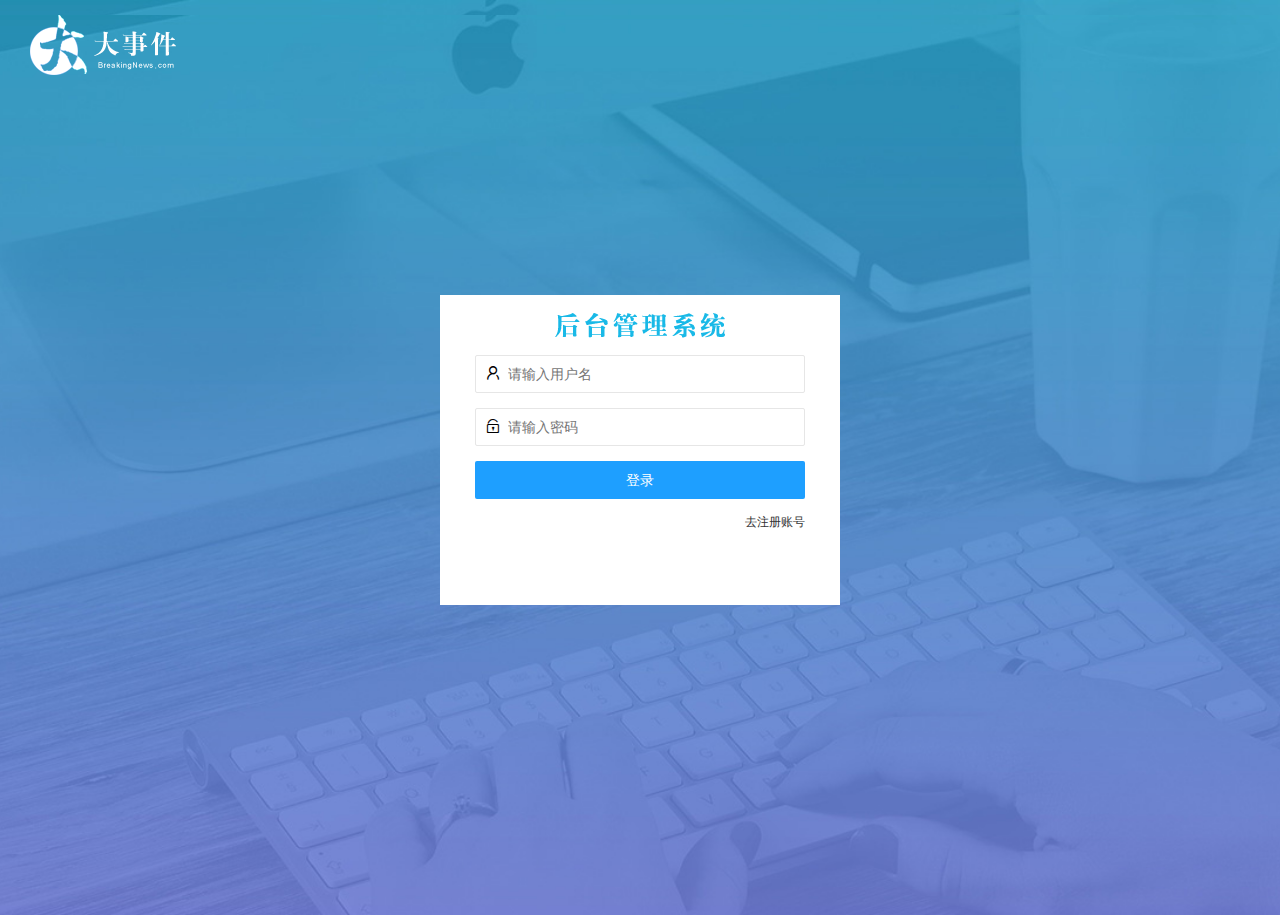
<file: login.html>
<!DOCTYPE html>
<html lang="en">

<head>
    <meta charset="UTF-8">
    <meta name="viewport" content="width=device-width, initial-scale=1.0">
    <meta http-equiv="X-UA-Compatible" content="ie=edge">
    <title>大事件登录</title>
    <link rel="stylesheet" href="/assets/lib/layui/css/layui.css">
    <link rel="stylesheet" href="/assets/css/login.css" />
</head>

<body>
    <!-- 头部的logo区域 -->
    <div class="layui-main">
        <img src="/assets/images/logo.png" alt="">
    </div>
    <!-- 登录注册区域 -->
    <div class="loginAndRegBox">
        <div class="title-box"></div>
        <!-- 登录的div -->
        <div class="login-box">
            <form class="layui-form" action="" id="from_login">
                <div class="layui-form-item">
                    <i class="layui-icon layui-icon-username"></i>
                    <input type="text" name="username" required lay-verify="required" placeholder="请输入用户名" autocomplete="off" class="layui-input">
                </div>
                <div class="layui-form-item">
                    <i class="layui-icon layui-icon-password"></i>
                    <input type="password" name="password" required lay-verify="required|pwd" placeholder="请输入密码" autocomplete="off" class="layui-input">
                </div>
                <div class="layui-form-item">
                    <button class="layui-btn  layui-btn-fluid layui-btn-normal" lay-submit>登录</button>
                </div>
                <div class="layui-form-item link-reg">
                    <a href="javascript:;" id="link_reg">去注册账号</a>
                </div>
            </form>
        </div>
        <!-- 注册的div -->
        <div class="reg-box">
            <form class="layui-form" action="" id="form_reg">
                <div class="layui-form-item">
                    <i class="layui-icon layui-icon-username"></i>
                    <input type="text" name="username" required lay-verify="required" placeholder="请输入用户名" autocomplete="off" class="layui-input">
                </div>
                <div class="layui-form-item">
                    <i class="layui-icon layui-icon-password"></i>
                    <input type="password" name="password" required lay-verify="required|pwd" placeholder="请输入密码" autocomplete="off" class="layui-input">
                </div>
                <div class="layui-form-item">
                    <i class="layui-icon layui-icon-password"></i>
                    <input type="password" name="repassword" required lay-verify="required|pwd|repwd" placeholder="再次确认密码" autocomplete="off" class="layui-input">
                </div>
                <div class="layui-form-item">
                    <button class="layui-btn  layui-btn-fluid layui-btn-normal" lay-submit>注册</button>
                </div>
                <div class="layui-form-item link-login">
                    <a href="javascript:;" id="link_login">去登录</a>
                </div>
            </form>
        </div>
    </div>
    <script src="/assets/lib/layui/layui.all.js"></script>
    <script src="/assets/lib/jquery.js"></script>
    <script src="/assets/js/baseAPI.js"></script>
    <script src="/assets/js/login.js"></script>
</body>

</html>
</file>
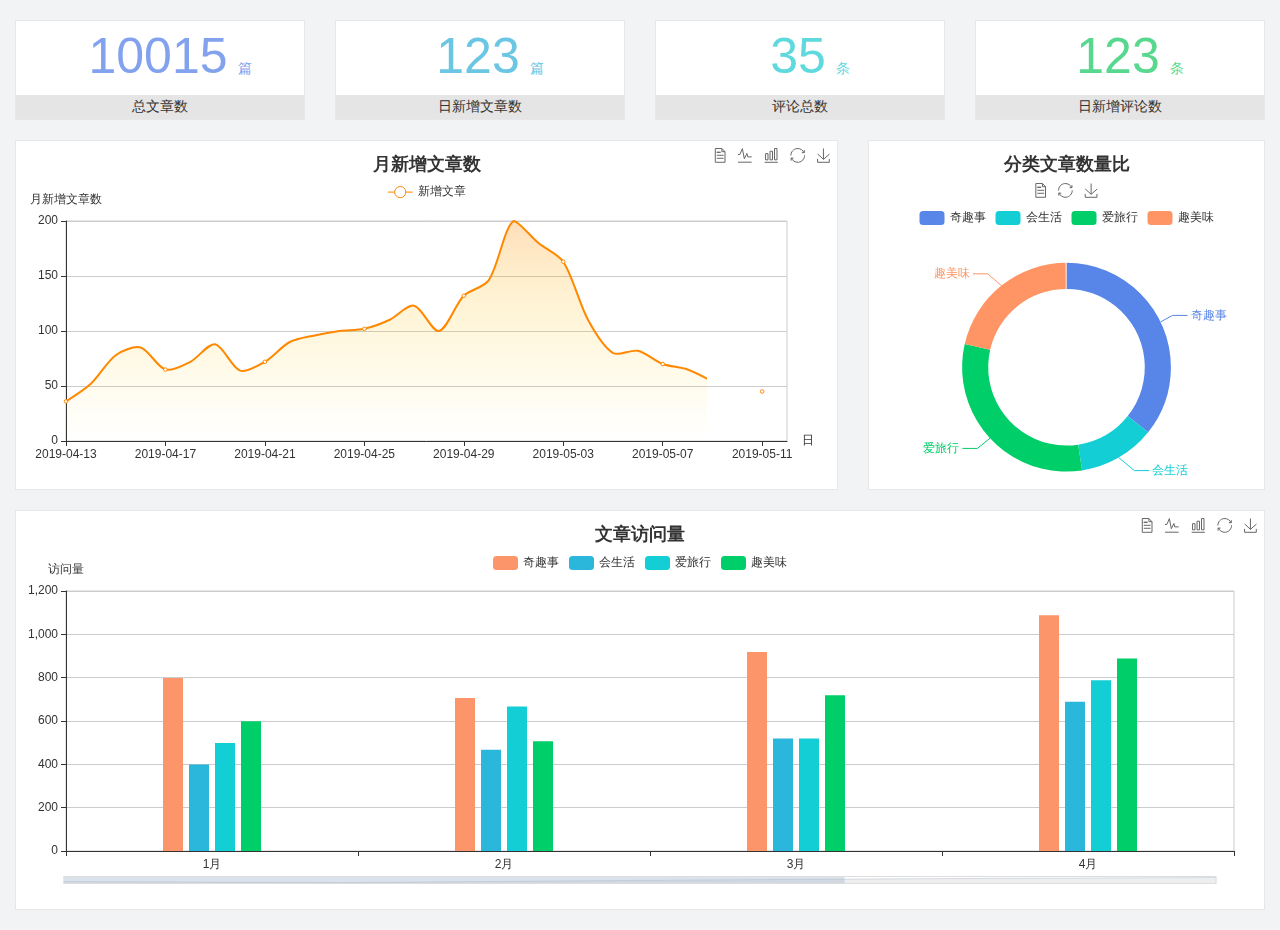
<file: home/dashboard.html>
<!DOCTYPE html>
<html lang="en">

<head>
  <meta charset="UTF-8">
  <meta name="viewport" content="width=device-width, initial-scale=1.0">
  <meta http-equiv="X-UA-Compatible" content="ie=edge">
  <title>图表统计</title>
  <link rel="stylesheet" href="../../assets/lib/bootstrap.css" />
  <link rel="stylesheet" href="../../assets/lib/main.css" />
  <script src="../../assets/lib/jquery.js"></script>
  <script type="text/javascript" src="../../assets/lib/echarts.min.js"></script>
</head>

<body>
  <div class="container-fluid">
    <div class="row spannel_list">
      <div class="col-sm-3 col-xs-6">
        <div class="spannel">
          <em>10015</em><span>篇</span>
          <b>总文章数</b>
        </div>
      </div>
      <div class="col-sm-3 col-xs-6">
        <div class="spannel scolor01">
          <em>123</em><span>篇</span>
          <b>日新增文章数</b>
        </div>
      </div>
      <div class="col-sm-3 col-xs-6">
        <div class="spannel scolor02">
          <em>35</em><span>条</span>
          <b>评论总数</b>
        </div>
      </div>
      <div class="col-sm-3 col-xs-6">
        <div class="spannel scolor03">
          <em>123</em><span>条</span>
          <b>日新增评论数</b>
        </div>
      </div>
    </div>
  </div>

  <div class="container-fluid">
    <div class="row curve-pie">
      <div class="col-lg-8 col-md-8">
        <div class="gragh_pannel" id="curve_show"></div>
      </div>
      <div class="col-lg-4 col-md-4">
        <div class="gragh_pannel" id="pie_show"></div>
      </div>
    </div>
  </div>

  <div class="container-fluid">
    <div class="column_pannel" id="column_show"></div>
  </div>

  <script>
    var oChart = echarts.init(document.getElementById('curve_show'));
    var aList_all = [
      { 'count': 36, 'date': '2019-04-13' },
      { 'count': 52, 'date': '2019-04-14' },
      { 'count': 78, 'date': '2019-04-15' },
      { 'count': 85, 'date': '2019-04-16' },
      { 'count': 65, 'date': '2019-04-17' },
      { 'count': 72, 'date': '2019-04-18' },
      { 'count': 88, 'date': '2019-04-19' },
      { 'count': 64, 'date': '2019-04-20' },
      { 'count': 72, 'date': '2019-04-21' },
      { 'count': 90, 'date': '2019-04-22' },
      { 'count': 96, 'date': '2019-04-23' },
      { 'count': 100, 'date': '2019-04-24' },
      { 'count': 102, 'date': '2019-04-25' },
      { 'count': 110, 'date': '2019-04-26' },
      { 'count': 123, 'date': '2019-04-27' },
      { 'count': 100, 'date': '2019-04-28' },
      { 'count': 132, 'date': '2019-04-29' },
      { 'count': 146, 'date': '2019-04-30' },
      { 'count': 200, 'date': '2019-05-01' },
      { 'count': 180, 'date': '2019-05-02' },
      { 'count': 163, 'date': '2019-05-03' },
      { 'count': 110, 'date': '2019-05-04' },
      { 'count': 80, 'date': '2019-05-05' },
      { 'count': 82, 'date': '2019-05-06' },
      { 'count': 70, 'date': '2019-05-07' },
      { 'count': 65, 'date': '2019-05-08' },
      { 'count': 54, 'date': '2019-05-09' },
      { 'count': 40, 'date': '2019-05-10' },
      { 'count': 45, 'date': '2019-05-11' },
      { 'count': 38, 'date': '2019-05-12' },
    ];

    let aCount = [];
    let aDate = [];

    for (var i = 0; i < aList_all.length; i++) {
      aCount.push(aList_all[i].count);
      aDate.push(aList_all[i].date);
    }

    var chartopt = {
      title: {
        text: '月新增文章数',
        left: 'center',
        top: '10'
      },
      tooltip: {
        trigger: 'axis'
      },
      legend: {
        data: ['新增文章'],
        top: '40'
      },
      toolbox: {
        show: true,
        feature: {
          mark: { show: true },
          dataView: { show: true, readOnly: false },
          magicType: { show: true, type: ['line', 'bar'] },
          restore: { show: true },
          saveAsImage: { show: true }
        }
      },
      calculable: true,
      xAxis: [
        {
          name: '日',
          type: 'category',
          boundaryGap: false,
          data: aDate
        }
      ],
      yAxis: [
        {
          name: '月新增文章数',
          type: 'value'
        }
      ],
      series: [
        {
          name: '新增文章',
          type: 'line',
          smooth: true,
          itemStyle: { normal: { areaStyle: { type: 'default' }, color: '#f80' }, lineStyle: { color: '#f80' } },
          data: aCount
        }],
      areaStyle: {
        normal: {
          color: new echarts.graphic.LinearGradient(0, 0, 0, 1, [{
            offset: 0,
            color: 'rgba(255,136,0,0.39)'
          }, {
            offset: .34,
            color: 'rgba(255,180,0,0.25)'
          }, {
            offset: 1,
            color: 'rgba(255,222,0,0.00)'
          }])

        }
      },
      grid: {
        show: true,
        x: 50,
        x2: 50,
        y: 80,
        height: 220
      }
    };

    oChart.setOption(chartopt);


    var oPie = echarts.init(document.getElementById('pie_show'));
    var oPieopt =
    {
      title: {
        top: 10,
        text: '分类文章数量比',
        x: 'center'
      },
      tooltip: {
        trigger: 'item',
        formatter: "{a} <br/>{b} : {c} ({d}%)"
      },
      color: ['#5885e8', '#13cfd5', '#00ce68', '#ff9565'],
      legend: {
        x: 'center',
        top: 65,
        data: ['奇趣事', '会生活', '爱旅行', '趣美味']
      },
      toolbox: {
        show: true,
        x: 'center',
        top: 35,
        feature: {
          mark: { show: true },
          dataView: { show: true, readOnly: false },
          magicType: {
            show: true,
            type: ['pie', 'funnel'],
            option: {
              funnel: {
                x: '25%',
                width: '50%',
                funnelAlign: 'left',
                max: 1548
              }
            }
          },
          restore: { show: true },
          saveAsImage: { show: true }
        }
      },
      calculable: true,
      series: [
        {
          name: '访问来源',
          type: 'pie',
          radius: ['45%', '60%'],
          center: ['50%', '65%'],
          data: [
            { value: 300, name: '奇趣事' },
            { value: 100, name: '会生活' },
            { value: 260, name: '爱旅行' },
            { value: 180, name: '趣美味' }
          ]
        }
      ]
    };
    oPie.setOption(oPieopt);



    var oColumn = this.echarts.init(document.getElementById('column_show'));
    var oColumnopt =
    {
      title: {
        text: '文章访问量',
        left: 'center',
        top: '10'
      },
      tooltip: {
        trigger: 'axis'
      },
      legend: {
        data: ['奇趣事', '会生活', '爱旅行', '趣美味'],
        top: '40'
      },
      toolbox: {
        show: true,
        feature: {
          mark: { show: true },
          dataView: { show: true, readOnly: false },
          magicType: { show: true, type: ['line', 'bar'] },
          restore: { show: true },
          saveAsImage: { show: true }
        }
      },
      calculable: true,
      xAxis: [
        {
          type: 'category',
          data: ['1月', '2月', '3月', '4月', '5月']
        }
      ],
      yAxis: [
        {
          name: '访问量',
          type: 'value'
        }
      ],
      series: [
        {
          name: '奇趣事',
          type: 'bar',
          barWidth: 20,
          itemStyle: {
            normal: { areaStyle: { type: 'default' }, color: '#fd956a' }
          },
          data: [800, 708, 920, 1090, 1200]
        },
        {
          name: '会生活',
          type: 'bar',
          barWidth: 20,
          itemStyle: {
            normal: { areaStyle: { type: 'default' }, color: '#2bb6db' }
          },
          data: [400, 468, 520, 690, 800]
        },
        {
          name: '爱旅行',
          type: 'bar',
          barWidth: 20,
          itemStyle: {
            normal: { areaStyle: { type: 'default' }, color: '#13cfd5' }
          },
          data: [500, 668, 520, 790, 900]
        },
        {
          name: '趣美味',
          type: 'bar',
          barWidth: 20,
          itemStyle: {
            normal: { areaStyle: { type: 'default' }, color: '#00ce68' }
          },
          data: [600, 508, 720, 890, 1000]
        }
      ],
      grid: {
        show: true,
        x: 50,
        x2: 30,
        y: 80,
        height: 260
      },
      dataZoom: [//给x轴设置滚动条
        {
          start: 0,//默认为0
          end: 100 - 1000 / 31,//默认为100
          type: 'slider',
          show: true,
          xAxisIndex: [0],
          handleSize: 0,//滑动条的 左右2个滑动条的大小
          height: 8,//组件高度
          left: 45, //左边的距离
          right: 50,//右边的距离
          bottom: 26,//右边的距离
          handleColor: '#ddd',//h滑动图标的颜色
          handleStyle: {
            borderColor: "#cacaca",
            borderWidth: "1",
            shadowBlur: 2,
            background: "#ddd",
            shadowColor: "#ddd",
          }
        }]
    };
    oColumn.setOption(oColumnopt);
  </script>
</body>

</html>
</file>
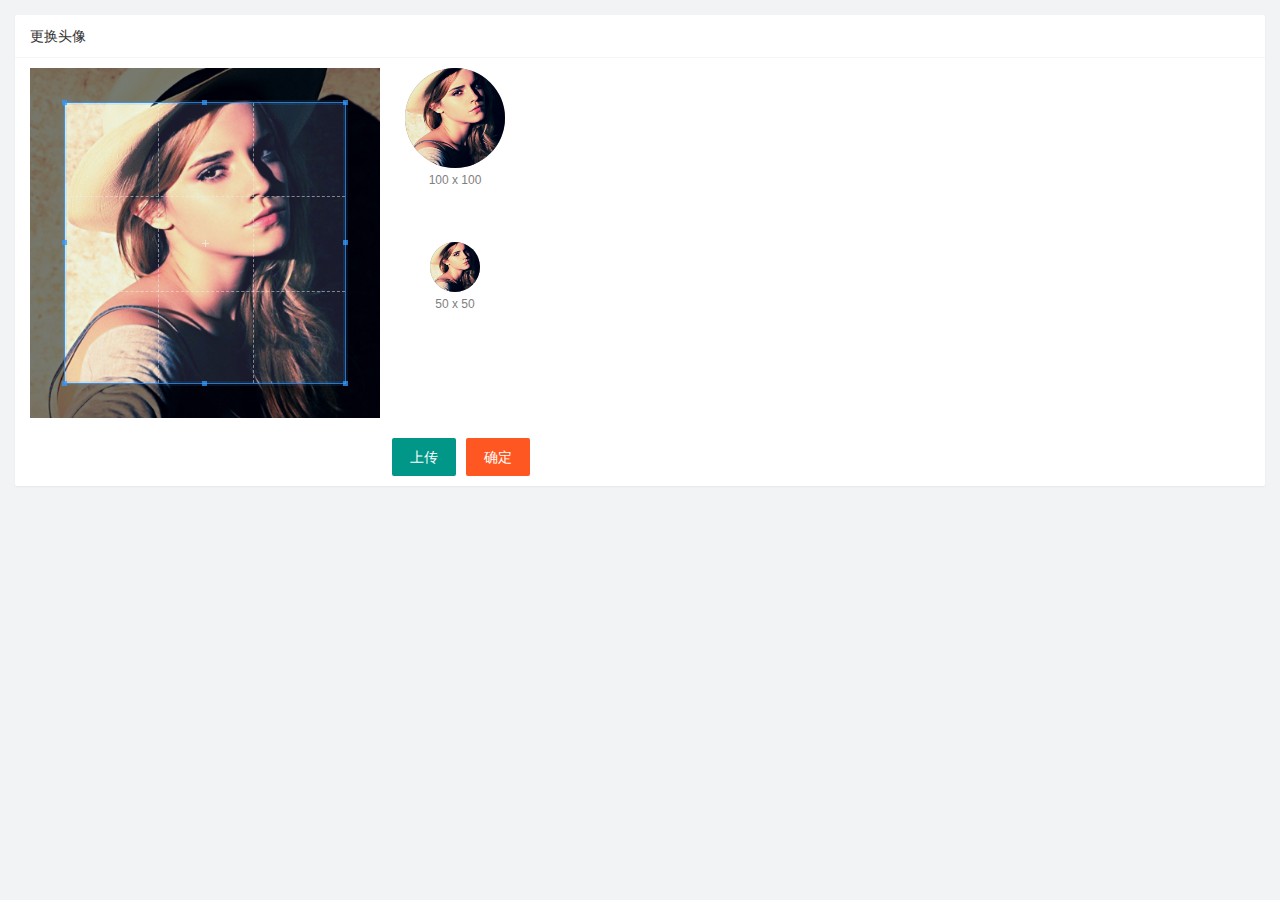
<file: user/user_avatar.html>
<!DOCTYPE html>
<html lang="en">

<head>
    <meta charset="UTF-8">
    <meta name="viewport" content="width=device-width, initial-scale=1.0">
    <meta http-equiv="X-UA-Compatible" content="ie=edge">
    <title>Document</title>
    <link rel="stylesheet" href="/assets/lib/layui/css/layui.css">
    <link rel="stylesheet" href="/assets/lib/cropper/cropper.css">
    <link rel="stylesheet" href="/assets/css/user/user_avatar.css">
</head>

<body>
    <div class="layui-card">
        <div class="layui-card-header">更换头像</div>
        <div class="layui-card-body">
            <!-- 第一行的图片裁剪和预览区域 -->
            <div class="row1">
                <!-- 图片裁剪区域 -->
                <div class="cropper-box">
                    <!-- 这个 img 标签很重要，将来会把它初始化为裁剪区域 -->
                    <img id="image" src="/assets/images/sample.jpg" />
                </div>
                <!-- 图片的预览区域 -->
                <div class="preview-box">
                    <div>
                        <!-- 宽高为 100px 的预览区域 -->
                        <div class="img-preview w100"></div>
                        <p class="size">100 x 100</p>
                    </div>
                    <div>
                        <!-- 宽高为 50px 的预览区域 -->
                        <div class="img-preview w50"></div>
                        <p class="size">50 x 50</p>
                    </div>
                </div>
            </div>

            <!-- 第二行的按钮区域 -->
            <div class="row2">
                <input type="file" id="file" accept="image/png,image/jpeg">
                <button type="button" class="layui-btn" id="btnImage">上传</button>
                <button type="button" class="layui-btn layui-btn-danger" id="btnUpload">确定</button>
            </div>
        </div>
    </div>
    <script src="/assets/lib/layui/layui.all.js"></script>
    <script src="/assets/lib/jquery.js"></script>
    <script src="/assets/lib/cropper/Cropper.js"></script>
    <script src="/assets/lib/cropper/jquery-cropper.js"></script>
    <script src="/assets/js/baseAPI.js"></script>
    <script src="/assets/js/user/user_avatar.js"></script>
</body>

</html>
</file>
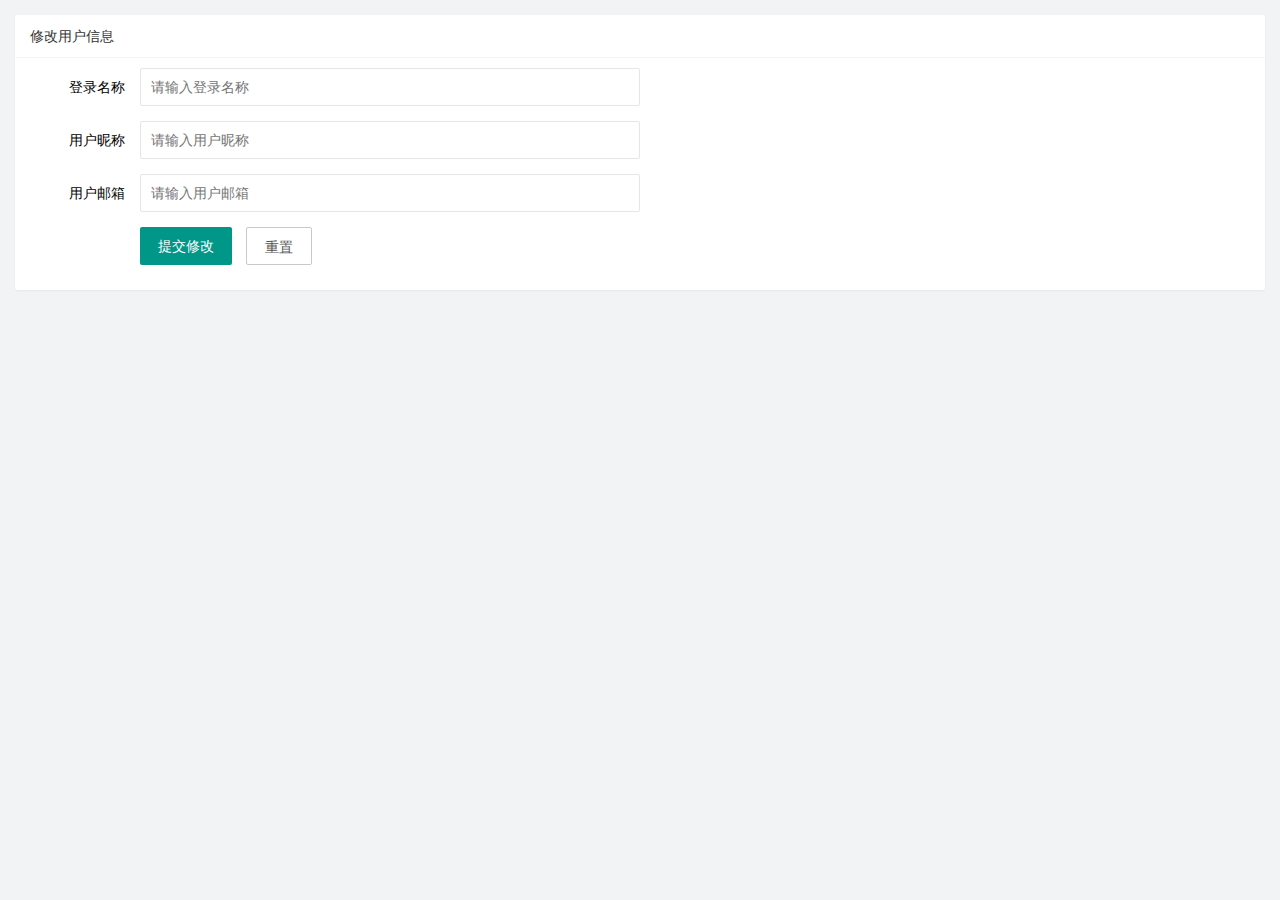
<file: user/user_info.html>
<!DOCTYPE html>
<html lang="en">

<head>
    <meta charset="UTF-8">
    <meta name="viewport" content="width=device-width, initial-scale=1.0">
    <meta http-equiv="X-UA-Compatible" content="ie=edge">
    <title>Document</title>
    <link rel="stylesheet" href="/assets/lib/layui/css/layui.css">
    <link rel="stylesheet" href="/assets/css/user/user_info.css">
</head>

<body>
    <!-- 卡片区域 -->
    <div class="layui-card">
        <div class="layui-card-header">修改用户信息</div>
        <div class="layui-card-body">
            <form class="layui-form" lay-filter="formUserInfo">
                <!-- 这是隐藏域 -->
                <input type="hidden" name="id" value="">
                <div class="layui-form-item">
                    <label class="layui-form-label">登录名称</label>
                    <div class="layui-input-block">
                        <input type="text" name="username" required lay-verify="required" placeholder="请输入登录名称" autocomplete="off" class="layui-input" readonly>
                    </div>
                </div>
                <div class="layui-form-item">
                    <label class="layui-form-label">用户昵称</label>
                    <div class="layui-input-block">
                        <input type="text" name="nickname" required lay-verify="required" placeholder="请输入用户昵称" autocomplete="off" class="layui-input">
                    </div>
                </div>
                <div class="layui-form-item">
                    <label class="layui-form-label">用户邮箱</label>
                    <div class="layui-input-block">
                        <input type="text" name="email" required lay-verify="required|email" placeholder="请输入用户邮箱" autocomplete="off" class="layui-input">
                    </div>
                </div>
                <div class="layui-form-item">
                    <div class="layui-input-block">
                        <button class="layui-btn" lay-submit lay-filter="formDemo">提交修改</button>
                        <button type="reset" class="layui-btn layui-btn-primary" id="btnReset">重置</button>
                    </div>
                </div>
            </form>
        </div>
    </div>

    <script src="/assets/lib/layui/layui.all.js"></script>
    <script src="/assets/lib/jquery.js"></script>
    <script src="/assets/js/baseAPI.js"></script>
    <script src="/assets/js/user/user_info.js"></script>
</body>

</html>
</file>
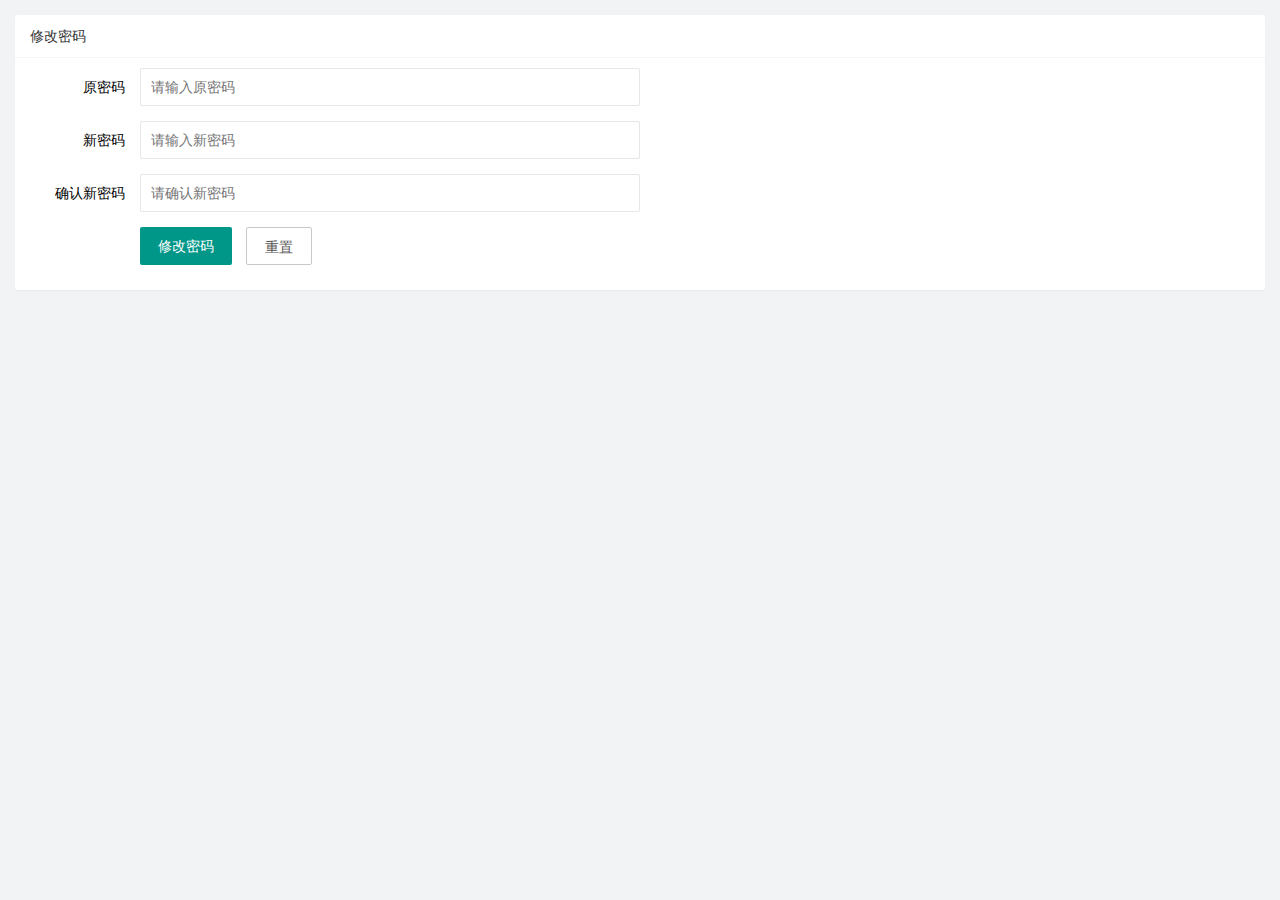
<file: user/user_pwd.html>
<!DOCTYPE html>
<html lang="en">

<head>
    <meta charset="UTF-8">
    <meta name="viewport" content="width=device-width, initial-scale=1.0">
    <meta http-equiv="X-UA-Compatible" content="ie=edge">
    <title>Document</title>
    <link rel="stylesheet" href="/assets/lib/layui/css/layui.css">
    <link rel="stylesheet" href="/assets/css/user/user_pwd.css">
</head>

<body>
    <!-- 卡片区域 -->
    <div class="layui-card">
        <div class="layui-card-header">修改密码</div>
        <div class="layui-card-body">
            <form class="layui-form">
                <div class="layui-form-item">
                    <label class="layui-form-label">原密码</label>
                    <div class="layui-input-block">
                        <input type="password" name="pwd" required lay-verify="required|pwd" placeholder="请输入原密码" autocomplete="off" class="layui-input">
                    </div>
                </div>
                <div class="layui-form-item">
                    <label class="layui-form-label">新密码</label>
                    <div class="layui-input-block">
                        <input type="password" name="newPwd" required lay-verify="required|pwd|samePwd" placeholder="请输入新密码" autocomplete="off" class="layui-input">
                    </div>
                </div>
                <div class="layui-form-item">
                    <label class="layui-form-label">确认新密码</label>
                    <div class="layui-input-block">
                        <input type="password" name="rePwd" required lay-verify="required|pwd|rePwd" placeholder="请确认新密码" autocomplete="off" class="layui-input">

                    </div>
                </div>
                <div class="layui-form-item">
                    <div class="layui-input-block">
                        <button class="layui-btn" lay-submit lay-filter="formDemo">修改密码</button>
                        <button type="reset" class="layui-btn layui-btn-primary">重置</button>
                    </div>
                </div>
            </form>
        </div>
    </div>
    <script src="/assets/lib/layui/layui.all.js"></script>
    <script src="/assets/lib/jquery.js"></script>
    <script src="/assets/js/baseAPI.js"></script>
    <script src="/assets/js/user/user_pwd.js"></script>
</body>

</html>
</file>
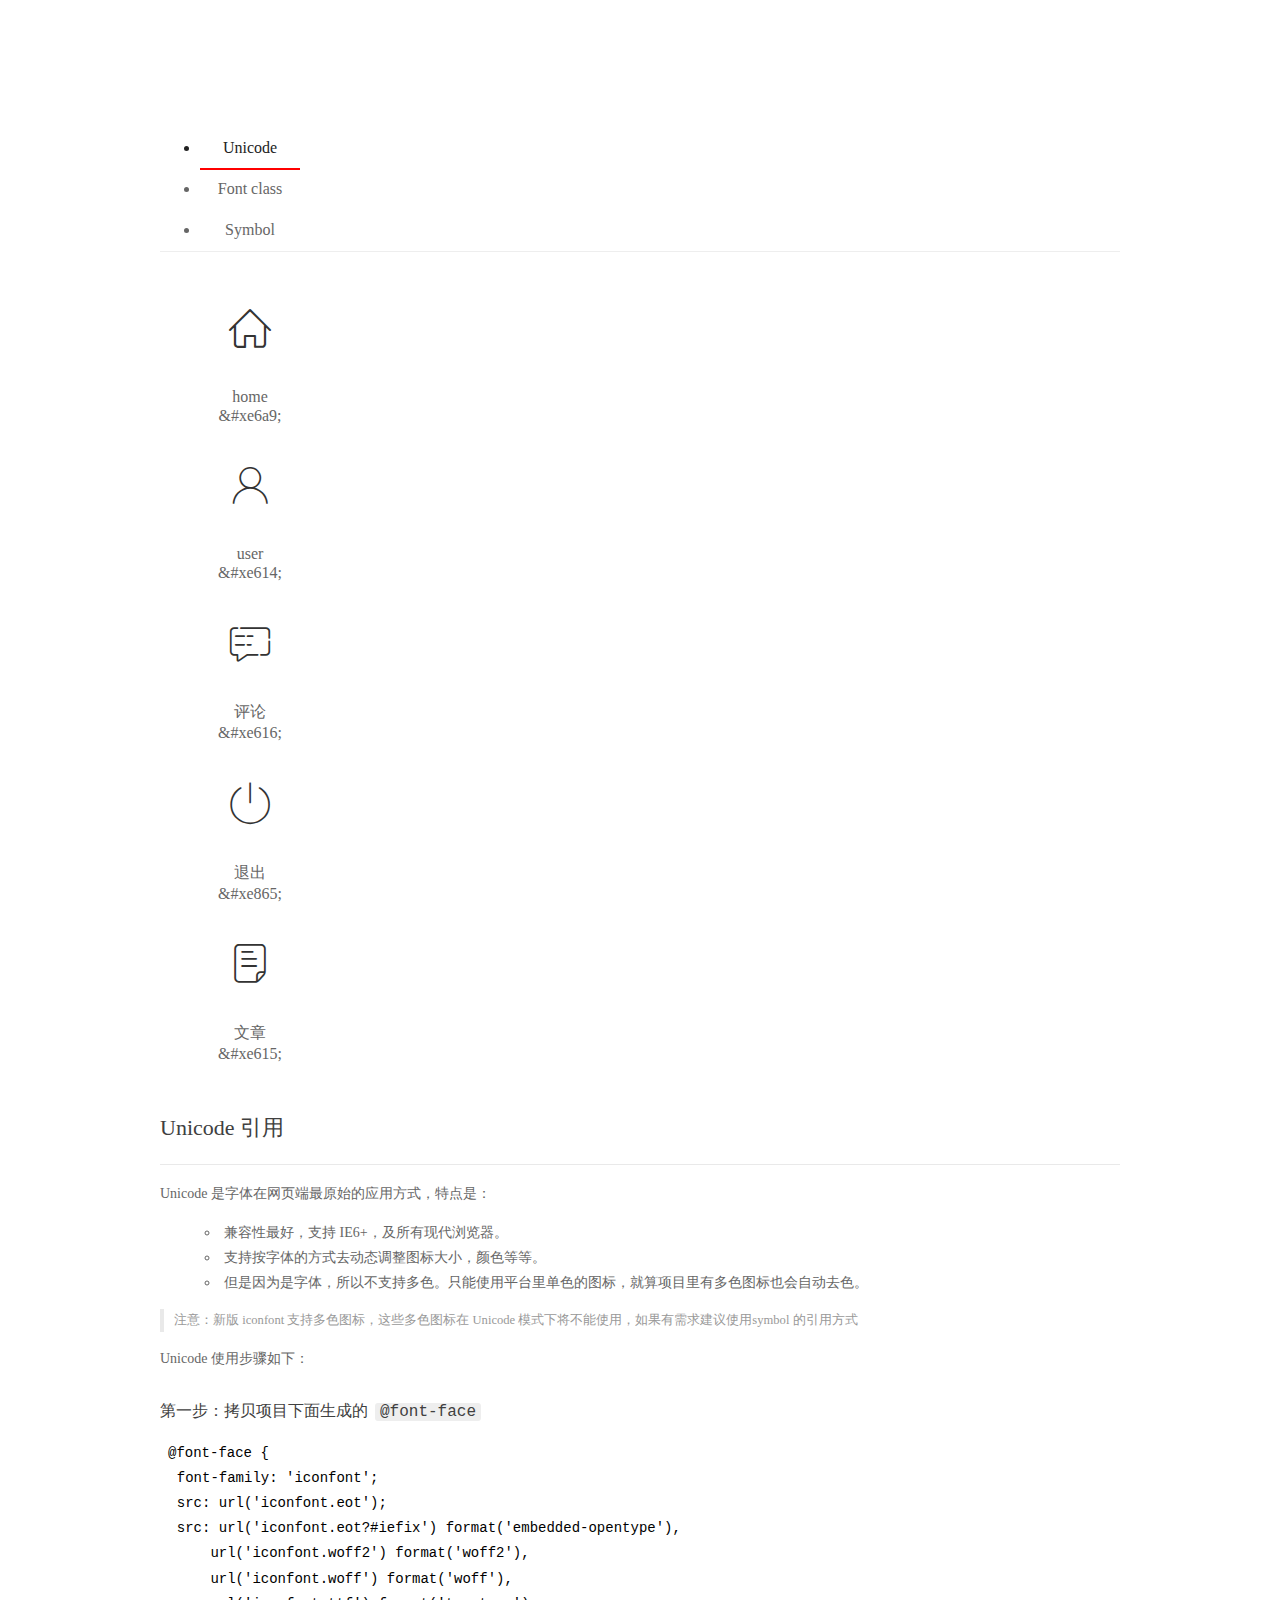
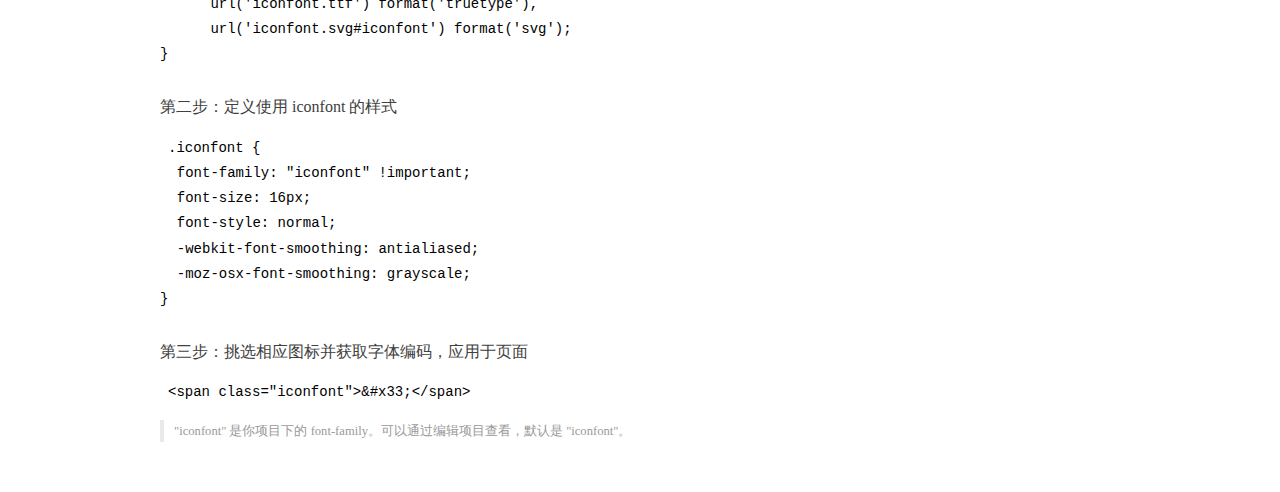
<file: assets/fonts/demo_index.html>
<!DOCTYPE html>
<html>
<head>
  <meta charset="utf-8"/>
  <title>IconFont Demo</title>
  <link rel="shortcut icon" href="https://gtms04.alicdn.com/tps/i4/TB1_oz6GVXXXXaFXpXXJDFnIXXX-64-64.ico" type="image/x-icon"/>
  <link rel="stylesheet" href="https://g.alicdn.com/thx/cube/1.3.2/cube.min.css">
  <link rel="stylesheet" href="demo.css">
  <link rel="stylesheet" href="iconfont.css">
  <script src="iconfont.js"></script>
  <!-- jQuery -->
  <script src="https://a1.alicdn.com/oss/uploads/2018/12/26/7bfddb60-08e8-11e9-9b04-53e73bb6408b.js"></script>
  <!-- 代码高亮 -->
  <script src="https://a1.alicdn.com/oss/uploads/2018/12/26/a3f714d0-08e6-11e9-8a15-ebf944d7534c.js"></script>
</head>
<body>
  <div class="main">
    <h1 class="logo"><a href="https://www.iconfont.cn/" title="iconfont 首页" target="_blank">&#xe86b;</a></h1>
    <div class="nav-tabs">
      <ul id="tabs" class="dib-box">
        <li class="dib active"><span>Unicode</span></li>
        <li class="dib"><span>Font class</span></li>
        <li class="dib"><span>Symbol</span></li>
      </ul>
      
    </div>
    <div class="tab-container">
      <div class="content unicode" style="display: block;">
          <ul class="icon_lists dib-box">
          
            <li class="dib">
              <span class="icon iconfont">&#xe6a9;</span>
                <div class="name">home</div>
                <div class="code-name">&amp;#xe6a9;</div>
              </li>
          
            <li class="dib">
              <span class="icon iconfont">&#xe614;</span>
                <div class="name">user</div>
                <div class="code-name">&amp;#xe614;</div>
              </li>
          
            <li class="dib">
              <span class="icon iconfont">&#xe616;</span>
                <div class="name">评论</div>
                <div class="code-name">&amp;#xe616;</div>
              </li>
          
            <li class="dib">
              <span class="icon iconfont">&#xe865;</span>
                <div class="name">退出</div>
                <div class="code-name">&amp;#xe865;</div>
              </li>
          
            <li class="dib">
              <span class="icon iconfont">&#xe615;</span>
                <div class="name">文章</div>
                <div class="code-name">&amp;#xe615;</div>
              </li>
          
          </ul>
          <div class="article markdown">
          <h2 id="unicode-">Unicode 引用</h2>
          <hr>

          <p>Unicode 是字体在网页端最原始的应用方式，特点是：</p>
          <ul>
            <li>兼容性最好，支持 IE6+，及所有现代浏览器。</li>
            <li>支持按字体的方式去动态调整图标大小，颜色等等。</li>
            <li>但是因为是字体，所以不支持多色。只能使用平台里单色的图标，就算项目里有多色图标也会自动去色。</li>
          </ul>
          <blockquote>
            <p>注意：新版 iconfont 支持多色图标，这些多色图标在 Unicode 模式下将不能使用，如果有需求建议使用symbol 的引用方式</p>
          </blockquote>
          <p>Unicode 使用步骤如下：</p>
          <h3 id="-font-face">第一步：拷贝项目下面生成的 <code>@font-face</code></h3>
<pre><code class="language-css"
>@font-face {
  font-family: 'iconfont';
  src: url('iconfont.eot');
  src: url('iconfont.eot?#iefix') format('embedded-opentype'),
      url('iconfont.woff2') format('woff2'),
      url('iconfont.woff') format('woff'),
      url('iconfont.ttf') format('truetype'),
      url('iconfont.svg#iconfont') format('svg');
}
</code></pre>
          <h3 id="-iconfont-">第二步：定义使用 iconfont 的样式</h3>
<pre><code class="language-css"
>.iconfont {
  font-family: "iconfont" !important;
  font-size: 16px;
  font-style: normal;
  -webkit-font-smoothing: antialiased;
  -moz-osx-font-smoothing: grayscale;
}
</code></pre>
          <h3 id="-">第三步：挑选相应图标并获取字体编码，应用于页面</h3>
<pre>
<code class="language-html"
>&lt;span class="iconfont"&gt;&amp;#x33;&lt;/span&gt;
</code></pre>
          <blockquote>
            <p>"iconfont" 是你项目下的 font-family。可以通过编辑项目查看，默认是 "iconfont"。</p>
          </blockquote>
          </div>
      </div>
      <div class="content font-class">
        <ul class="icon_lists dib-box">
          
          <li class="dib">
            <span class="icon iconfont icon-home"></span>
            <div class="name">
              home
            </div>
            <div class="code-name">.icon-home
            </div>
          </li>
          
          <li class="dib">
            <span class="icon iconfont icon-user"></span>
            <div class="name">
              user
            </div>
            <div class="code-name">.icon-user
            </div>
          </li>
          
          <li class="dib">
            <span class="icon iconfont icon-pinglun"></span>
            <div class="name">
              评论
            </div>
            <div class="code-name">.icon-pinglun
            </div>
          </li>
          
          <li class="dib">
            <span class="icon iconfont icon-tuichu"></span>
            <div class="name">
              退出
            </div>
            <div class="code-name">.icon-tuichu
            </div>
          </li>
          
          <li class="dib">
            <span class="icon iconfont icon-16"></span>
            <div class="name">
              文章
            </div>
            <div class="code-name">.icon-16
            </div>
          </li>
          
        </ul>
        <div class="article markdown">
        <h2 id="font-class-">font-class 引用</h2>
        <hr>

        <p>font-class 是 Unicode 使用方式的一种变种，主要是解决 Unicode 书写不直观，语意不明确的问题。</p>
        <p>与 Unicode 使用方式相比，具有如下特点：</p>
        <ul>
          <li>兼容性良好，支持 IE8+，及所有现代浏览器。</li>
          <li>相比于 Unicode 语意明确，书写更直观。可以很容易分辨这个 icon 是什么。</li>
          <li>因为使用 class 来定义图标，所以当要替换图标时，只需要修改 class 里面的 Unicode 引用。</li>
          <li>不过因为本质上还是使用的字体，所以多色图标还是不支持的。</li>
        </ul>
        <p>使用步骤如下：</p>
        <h3 id="-fontclass-">第一步：引入项目下面生成的 fontclass 代码：</h3>
<pre><code class="language-html">&lt;link rel="stylesheet" href="./iconfont.css"&gt;
</code></pre>
        <h3 id="-">第二步：挑选相应图标并获取类名，应用于页面：</h3>
<pre><code class="language-html">&lt;span class="iconfont icon-xxx"&gt;&lt;/span&gt;
</code></pre>
        <blockquote>
          <p>"
            iconfont" 是你项目下的 font-family。可以通过编辑项目查看，默认是 "iconfont"。</p>
        </blockquote>
      </div>
      </div>
      <div class="content symbol">
          <ul class="icon_lists dib-box">
          
            <li class="dib">
                <svg class="icon svg-icon" aria-hidden="true">
                  <use xlink:href="#icon-home"></use>
                </svg>
                <div class="name">home</div>
                <div class="code-name">#icon-home</div>
            </li>
          
            <li class="dib">
                <svg class="icon svg-icon" aria-hidden="true">
                  <use xlink:href="#icon-user"></use>
                </svg>
                <div class="name">user</div>
                <div class="code-name">#icon-user</div>
            </li>
          
            <li class="dib">
                <svg class="icon svg-icon" aria-hidden="true">
                  <use xlink:href="#icon-pinglun"></use>
                </svg>
                <div class="name">评论</div>
                <div class="code-name">#icon-pinglun</div>
            </li>
          
            <li class="dib">
                <svg class="icon svg-icon" aria-hidden="true">
                  <use xlink:href="#icon-tuichu"></use>
                </svg>
                <div class="name">退出</div>
                <div class="code-name">#icon-tuichu</div>
            </li>
          
            <li class="dib">
                <svg class="icon svg-icon" aria-hidden="true">
                  <use xlink:href="#icon-16"></use>
                </svg>
                <div class="name">文章</div>
                <div class="code-name">#icon-16</div>
            </li>
          
          </ul>
          <div class="article markdown">
          <h2 id="symbol-">Symbol 引用</h2>
          <hr>

          <p>这是一种全新的使用方式，应该说这才是未来的主流，也是平台目前推荐的用法。相关介绍可以参考这篇<a href="">文章</a>
            这种用法其实是做了一个 SVG 的集合，与另外两种相比具有如下特点：</p>
          <ul>
            <li>支持多色图标了，不再受单色限制。</li>
            <li>通过一些技巧，支持像字体那样，通过 <code>font-size</code>, <code>color</code> 来调整样式。</li>
            <li>兼容性较差，支持 IE9+，及现代浏览器。</li>
            <li>浏览器渲染 SVG 的性能一般，还不如 png。</li>
          </ul>
          <p>使用步骤如下：</p>
          <h3 id="-symbol-">第一步：引入项目下面生成的 symbol 代码：</h3>
<pre><code class="language-html">&lt;script src="./iconfont.js"&gt;&lt;/script&gt;
</code></pre>
          <h3 id="-css-">第二步：加入通用 CSS 代码（引入一次就行）：</h3>
<pre><code class="language-html">&lt;style&gt;
.icon {
  width: 1em;
  height: 1em;
  vertical-align: -0.15em;
  fill: currentColor;
  overflow: hidden;
}
&lt;/style&gt;
</code></pre>
          <h3 id="-">第三步：挑选相应图标并获取类名，应用于页面：</h3>
<pre><code class="language-html">&lt;svg class="icon" aria-hidden="true"&gt;
  &lt;use xlink:href="#icon-xxx"&gt;&lt;/use&gt;
&lt;/svg&gt;
</code></pre>
          </div>
      </div>

    </div>
  </div>
  <script>
  $(document).ready(function () {
      $('.tab-container .content:first').show()

      $('#tabs li').click(function (e) {
        var tabContent = $('.tab-container .content')
        var index = $(this).index()

        if ($(this).hasClass('active')) {
          return
        } else {
          $('#tabs li').removeClass('active')
          $(this).addClass('active')

          tabContent.hide().eq(index).fadeIn()
        }
      })
    })
  </script>
</body>
</html>
</file>
<file: assets/lib/layui/css/layui.css>
/** layui-v2.5.5 MIT License By https://www.layui.com */
 .layui-inline,img{display:inline-block;vertical-align:middle}h1,h2,h3,h4,h5,h6{font-weight:400}.layui-edge,.layui-header,.layui-inline,.layui-main{position:relative}.layui-body,.layui-edge,.layui-elip{overflow:hidden}.layui-btn,.layui-edge,.layui-inline,img{vertical-align:middle}.layui-btn,.layui-disabled,.layui-icon,.layui-unselect{-moz-user-select:none;-webkit-user-select:none;-ms-user-select:none}.layui-elip,.layui-form-checkbox span,.layui-form-pane .layui-form-label{text-overflow:ellipsis;white-space:nowrap}.layui-breadcrumb,.layui-tree-btnGroup{visibility:hidden}blockquote,body,button,dd,div,dl,dt,form,h1,h2,h3,h4,h5,h6,input,li,ol,p,pre,td,textarea,th,ul{margin:0;padding:0;-webkit-tap-highlight-color:rgba(0,0,0,0)}a:active,a:hover{outline:0}img{border:none}li{list-style:none}table{border-collapse:collapse;border-spacing:0}h4,h5,h6{font-size:100%}button,input,optgroup,option,select,textarea{font-family:inherit;font-size:inherit;font-style:inherit;font-weight:inherit;outline:0}pre{white-space:pre-wrap;white-space:-moz-pre-wrap;white-space:-pre-wrap;white-space:-o-pre-wrap;word-wrap:break-word}body{line-height:24px;font:14px Helvetica Neue,Helvetica,PingFang SC,Tahoma,Arial,sans-serif}hr{height:1px;margin:10px 0;border:0;clear:both}a{color:#333;text-decoration:none}a:hover{color:#777}a cite{font-style:normal;*cursor:pointer}.layui-border-box,.layui-border-box *{box-sizing:border-box}.layui-box,.layui-box *{box-sizing:content-box}.layui-clear{clear:both;*zoom:1}.layui-clear:after{content:'\20';clear:both;*zoom:1;display:block;height:0}.layui-inline{*display:inline;*zoom:1}.layui-edge{display:inline-block;width:0;height:0;border-width:6px;border-style:dashed;border-color:transparent}.layui-edge-top{top:-4px;border-bottom-color:#999;border-bottom-style:solid}.layui-edge-right{border-left-color:#999;border-left-style:solid}.layui-edge-bottom{top:2px;border-top-color:#999;border-top-style:solid}.layui-edge-left{border-right-color:#999;border-right-style:solid}.layui-disabled,.layui-disabled:hover{color:#d2d2d2!important;cursor:not-allowed!important}.layui-circle{border-radius:100%}.layui-show{display:block!important}.layui-hide{display:none!important}@font-face{font-family:layui-icon;src:url(../font/iconfont.eot?v=250);src:url(../font/iconfont.eot?v=250#iefix) format('embedded-opentype'),url(../font/iconfont.woff2?v=250) format('woff2'),url(../font/iconfont.woff?v=250) format('woff'),url(../font/iconfont.ttf?v=250) format('truetype'),url(../font/iconfont.svg?v=250#layui-icon) format('svg')}.layui-icon{font-family:layui-icon!important;font-size:16px;font-style:normal;-webkit-font-smoothing:antialiased;-moz-osx-font-smoothing:grayscale}.layui-icon-reply-fill:before{content:"\e611"}.layui-icon-set-fill:before{content:"\e614"}.layui-icon-menu-fill:before{content:"\e60f"}.layui-icon-search:before{content:"\e615"}.layui-icon-share:before{content:"\e641"}.layui-icon-set-sm:before{content:"\e620"}.layui-icon-engine:before{content:"\e628"}.layui-icon-close:before{content:"\1006"}.layui-icon-close-fill:before{content:"\1007"}.layui-icon-chart-screen:before{content:"\e629"}.layui-icon-star:before{content:"\e600"}.layui-icon-circle-dot:before{content:"\e617"}.layui-icon-chat:before{content:"\e606"}.layui-icon-release:before{content:"\e609"}.layui-icon-list:before{content:"\e60a"}.layui-icon-chart:before{content:"\e62c"}.layui-icon-ok-circle:before{content:"\1005"}.layui-icon-layim-theme:before{content:"\e61b"}.layui-icon-table:before{content:"\e62d"}.layui-icon-right:before{content:"\e602"}.layui-icon-left:before{content:"\e603"}.layui-icon-cart-simple:before{content:"\e698"}.layui-icon-face-cry:before{content:"\e69c"}.layui-icon-face-smile:before{content:"\e6af"}.layui-icon-survey:before{content:"\e6b2"}.layui-icon-tree:before{content:"\e62e"}.layui-icon-upload-circle:before{content:"\e62f"}.layui-icon-add-circle:before{content:"\e61f"}.layui-icon-download-circle:before{content:"\e601"}.layui-icon-templeate-1:before{content:"\e630"}.layui-icon-util:before{content:"\e631"}.layui-icon-face-surprised:before{content:"\e664"}.layui-icon-edit:before{content:"\e642"}.layui-icon-speaker:before{content:"\e645"}.layui-icon-down:before{content:"\e61a"}.layui-icon-file:before{content:"\e621"}.layui-icon-layouts:before{content:"\e632"}.layui-icon-rate-half:before{content:"\e6c9"}.layui-icon-add-circle-fine:before{content:"\e608"}.layui-icon-prev-circle:before{content:"\e633"}.layui-icon-read:before{content:"\e705"}.layui-icon-404:before{content:"\e61c"}.layui-icon-carousel:before{content:"\e634"}.layui-icon-help:before{content:"\e607"}.layui-icon-code-circle:before{content:"\e635"}.layui-icon-water:before{content:"\e636"}.layui-icon-username:before{content:"\e66f"}.layui-icon-find-fill:before{content:"\e670"}.layui-icon-about:before{content:"\e60b"}.layui-icon-location:before{content:"\e715"}.layui-icon-up:before{content:"\e619"}.layui-icon-pause:before{content:"\e651"}.layui-icon-date:before{content:"\e637"}.layui-icon-layim-uploadfile:before{content:"\e61d"}.layui-icon-delete:before{content:"\e640"}.layui-icon-play:before{content:"\e652"}.layui-icon-top:before{content:"\e604"}.layui-icon-friends:before{content:"\e612"}.layui-icon-refresh-3:before{content:"\e9aa"}.layui-icon-ok:before{content:"\e605"}.layui-icon-layer:before{content:"\e638"}.layui-icon-face-smile-fine:before{content:"\e60c"}.layui-icon-dollar:before{content:"\e659"}.layui-icon-group:before{content:"\e613"}.layui-icon-layim-download:before{content:"\e61e"}.layui-icon-picture-fine:before{content:"\e60d"}.layui-icon-link:before{content:"\e64c"}.layui-icon-diamond:before{content:"\e735"}.layui-icon-log:before{content:"\e60e"}.layui-icon-rate-solid:before{content:"\e67a"}.layui-icon-fonts-del:before{content:"\e64f"}.layui-icon-unlink:before{content:"\e64d"}.layui-icon-fonts-clear:before{content:"\e639"}.layui-icon-triangle-r:before{content:"\e623"}.layui-icon-circle:before{content:"\e63f"}.layui-icon-radio:before{content:"\e643"}.layui-icon-align-center:before{content:"\e647"}.layui-icon-align-right:before{content:"\e648"}.layui-icon-align-left:before{content:"\e649"}.layui-icon-loading-1:before{content:"\e63e"}.layui-icon-return:before{content:"\e65c"}.layui-icon-fonts-strong:before{content:"\e62b"}.layui-icon-upload:before{content:"\e67c"}.layui-icon-dialogue:before{content:"\e63a"}.layui-icon-video:before{content:"\e6ed"}.layui-icon-headset:before{content:"\e6fc"}.layui-icon-cellphone-fine:before{content:"\e63b"}.layui-icon-add-1:before{content:"\e654"}.layui-icon-face-smile-b:before{content:"\e650"}.layui-icon-fonts-html:before{content:"\e64b"}.layui-icon-form:before{content:"\e63c"}.layui-icon-cart:before{content:"\e657"}.layui-icon-camera-fill:before{content:"\e65d"}.layui-icon-tabs:before{content:"\e62a"}.layui-icon-fonts-code:before{content:"\e64e"}.layui-icon-fire:before{content:"\e756"}.layui-icon-set:before{content:"\e716"}.layui-icon-fonts-u:before{content:"\e646"}.layui-icon-triangle-d:before{content:"\e625"}.layui-icon-tips:before{content:"\e702"}.layui-icon-picture:before{content:"\e64a"}.layui-icon-more-vertical:before{content:"\e671"}.layui-icon-flag:before{content:"\e66c"}.layui-icon-loading:before{content:"\e63d"}.layui-icon-fonts-i:before{content:"\e644"}.layui-icon-refresh-1:before{content:"\e666"}.layui-icon-rmb:before{content:"\e65e"}.layui-icon-home:before{content:"\e68e"}.layui-icon-user:before{content:"\e770"}.layui-icon-notice:before{content:"\e667"}.layui-icon-login-weibo:before{content:"\e675"}.layui-icon-voice:before{content:"\e688"}.layui-icon-upload-drag:before{content:"\e681"}.layui-icon-login-qq:before{content:"\e676"}.layui-icon-snowflake:before{content:"\e6b1"}.layui-icon-file-b:before{content:"\e655"}.layui-icon-template:before{content:"\e663"}.layui-icon-auz:before{content:"\e672"}.layui-icon-console:before{content:"\e665"}.layui-icon-app:before{content:"\e653"}.layui-icon-prev:before{content:"\e65a"}.layui-icon-website:before{content:"\e7ae"}.layui-icon-next:before{content:"\e65b"}.layui-icon-component:before{content:"\e857"}.layui-icon-more:before{content:"\e65f"}.layui-icon-login-wechat:before{content:"\e677"}.layui-icon-shrink-right:before{content:"\e668"}.layui-icon-spread-left:before{content:"\e66b"}.layui-icon-camera:before{content:"\e660"}.layui-icon-note:before{content:"\e66e"}.layui-icon-refresh:before{content:"\e669"}.layui-icon-female:before{content:"\e661"}.layui-icon-male:before{content:"\e662"}.layui-icon-password:before{content:"\e673"}.layui-icon-senior:before{content:"\e674"}.layui-icon-theme:before{content:"\e66a"}.layui-icon-tread:before{content:"\e6c5"}.layui-icon-praise:before{content:"\e6c6"}.layui-icon-star-fill:before{content:"\e658"}.layui-icon-rate:before{content:"\e67b"}.layui-icon-template-1:before{content:"\e656"}.layui-icon-vercode:before{content:"\e679"}.layui-icon-cellphone:before{content:"\e678"}.layui-icon-screen-full:before{content:"\e622"}.layui-icon-screen-restore:before{content:"\e758"}.layui-icon-cols:before{content:"\e610"}.layui-icon-export:before{content:"\e67d"}.layui-icon-print:before{content:"\e66d"}.layui-icon-slider:before{content:"\e714"}.layui-icon-addition:before{content:"\e624"}.layui-icon-subtraction:before{content:"\e67e"}.layui-icon-service:before{content:"\e626"}.layui-icon-transfer:before{content:"\e691"}.layui-main{width:1140px;margin:0 auto}.layui-header{z-index:1000;height:60px}.layui-header a:hover{transition:all .5s;-webkit-transition:all .5s}.layui-side{position:fixed;left:0;top:0;bottom:0;z-index:999;width:200px;overflow-x:hidden}.layui-side-scroll{position:relative;width:220px;height:100%;overflow-x:hidden}.layui-body{position:absolute;left:200px;right:0;top:0;bottom:0;z-index:998;width:auto;overflow-y:auto;box-sizing:border-box}.layui-layout-body{overflow:hidden}.layui-layout-admin .layui-header{background-color:#23262E}.layui-layout-admin .layui-side{top:60px;width:200px;overflow-x:hidden}.layui-layout-admin .layui-body{position:fixed;top:60px;bottom:44px}.layui-layout-admin .layui-main{width:auto;margin:0 15px}.layui-layout-admin .layui-footer{position:fixed;left:200px;right:0;bottom:0;height:44px;line-height:44px;padding:0 15px;background-color:#eee}.layui-layout-admin .layui-logo{position:absolute;left:0;top:0;width:200px;height:100%;line-height:60px;text-align:center;color:#009688;font-size:16px}.layui-layout-admin .layui-header .layui-nav{background:0 0}.layui-layout-left{position:absolute!important;left:200px;top:0}.layui-layout-right{position:absolute!important;right:0;top:0}.layui-container{position:relative;margin:0 auto;padding:0 15px;box-sizing:border-box}.layui-fluid{position:relative;margin:0 auto;padding:0 15px}.layui-row:after,.layui-row:before{content:'';display:block;clear:both}.layui-col-lg1,.layui-col-lg10,.layui-col-lg11,.layui-col-lg12,.layui-col-lg2,.layui-col-lg3,.layui-col-lg4,.layui-col-lg5,.layui-col-lg6,.layui-col-lg7,.layui-col-lg8,.layui-col-lg9,.layui-col-md1,.layui-col-md10,.layui-col-md11,.layui-col-md12,.layui-col-md2,.layui-col-md3,.layui-col-md4,.layui-col-md5,.layui-col-md6,.layui-col-md7,.layui-col-md8,.layui-col-md9,.layui-col-sm1,.layui-col-sm10,.layui-col-sm11,.layui-col-sm12,.layui-col-sm2,.layui-col-sm3,.layui-col-sm4,.layui-col-sm5,.layui-col-sm6,.layui-col-sm7,.layui-col-sm8,.layui-col-sm9,.layui-col-xs1,.layui-col-xs10,.layui-col-xs11,.layui-col-xs12,.layui-col-xs2,.layui-col-xs3,.layui-col-xs4,.layui-col-xs5,.layui-col-xs6,.layui-col-xs7,.layui-col-xs8,.layui-col-xs9{position:relative;display:block;box-sizing:border-box}.layui-col-xs1,.layui-col-xs10,.layui-col-xs11,.layui-col-xs12,.layui-col-xs2,.layui-col-xs3,.layui-col-xs4,.layui-col-xs5,.layui-col-xs6,.layui-col-xs7,.layui-col-xs8,.layui-col-xs9{float:left}.layui-col-xs1{width:8.33333333%}.layui-col-xs2{width:16.66666667%}.layui-col-xs3{width:25%}.layui-col-xs4{width:33.33333333%}.layui-col-xs5{width:41.66666667%}.layui-col-xs6{width:50%}.layui-col-xs7{width:58.33333333%}.layui-col-xs8{width:66.66666667%}.layui-col-xs9{width:75%}.layui-col-xs10{width:83.33333333%}.layui-col-xs11{width:91.66666667%}.layui-col-xs12{width:100%}.layui-col-xs-offset1{margin-left:8.33333333%}.layui-col-xs-offset2{margin-left:16.66666667%}.layui-col-xs-offset3{margin-left:25%}.layui-col-xs-offset4{margin-left:33.33333333%}.layui-col-xs-offset5{margin-left:41.66666667%}.layui-col-xs-offset6{margin-left:50%}.layui-col-xs-offset7{margin-left:58.33333333%}.layui-col-xs-offset8{margin-left:66.66666667%}.layui-col-xs-offset9{margin-left:75%}.layui-col-xs-offset10{margin-left:83.33333333%}.layui-col-xs-offset11{margin-left:91.66666667%}.layui-col-xs-offset12{margin-left:100%}@media screen and (max-width:768px){.layui-hide-xs{display:none!important}.layui-show-xs-block{display:block!important}.layui-show-xs-inline{display:inline!important}.layui-show-xs-inline-block{display:inline-block!important}}@media screen and (min-width:768px){.layui-container{width:750px}.layui-hide-sm{display:none!important}.layui-show-sm-block{display:block!important}.layui-show-sm-inline{display:inline!important}.layui-show-sm-inline-block{display:inline-block!important}.layui-col-sm1,.layui-col-sm10,.layui-col-sm11,.layui-col-sm12,.layui-col-sm2,.layui-col-sm3,.layui-col-sm4,.layui-col-sm5,.layui-col-sm6,.layui-col-sm7,.layui-col-sm8,.layui-col-sm9{float:left}.layui-col-sm1{width:8.33333333%}.layui-col-sm2{width:16.66666667%}.layui-col-sm3{width:25%}.layui-col-sm4{width:33.33333333%}.layui-col-sm5{width:41.66666667%}.layui-col-sm6{width:50%}.layui-col-sm7{width:58.33333333%}.layui-col-sm8{width:66.66666667%}.layui-col-sm9{width:75%}.layui-col-sm10{width:83.33333333%}.layui-col-sm11{width:91.66666667%}.layui-col-sm12{width:100%}.layui-col-sm-offset1{margin-left:8.33333333%}.layui-col-sm-offset2{margin-left:16.66666667%}.layui-col-sm-offset3{margin-left:25%}.layui-col-sm-offset4{margin-left:33.33333333%}.layui-col-sm-offset5{margin-left:41.66666667%}.layui-col-sm-offset6{margin-left:50%}.layui-col-sm-offset7{margin-left:58.33333333%}.layui-col-sm-offset8{margin-left:66.66666667%}.layui-col-sm-offset9{margin-left:75%}.layui-col-sm-offset10{margin-left:83.33333333%}.layui-col-sm-offset11{margin-left:91.66666667%}.layui-col-sm-offset12{margin-left:100%}}@media screen and (min-width:992px){.layui-container{width:970px}.layui-hide-md{display:none!important}.layui-show-md-block{display:block!important}.layui-show-md-inline{display:inline!important}.layui-show-md-inline-block{display:inline-block!important}.layui-col-md1,.layui-col-md10,.layui-col-md11,.layui-col-md12,.layui-col-md2,.layui-col-md3,.layui-col-md4,.layui-col-md5,.layui-col-md6,.layui-col-md7,.layui-col-md8,.layui-col-md9{float:left}.layui-col-md1{width:8.33333333%}.layui-col-md2{width:16.66666667%}.layui-col-md3{width:25%}.layui-col-md4{width:33.33333333%}.layui-col-md5{width:41.66666667%}.layui-col-md6{width:50%}.layui-col-md7{width:58.33333333%}.layui-col-md8{width:66.66666667%}.layui-col-md9{width:75%}.layui-col-md10{width:83.33333333%}.layui-col-md11{width:91.66666667%}.layui-col-md12{width:100%}.layui-col-md-offset1{margin-left:8.33333333%}.layui-col-md-offset2{margin-left:16.66666667%}.layui-col-md-offset3{margin-left:25%}.layui-col-md-offset4{margin-left:33.33333333%}.layui-col-md-offset5{margin-left:41.66666667%}.layui-col-md-offset6{margin-left:50%}.layui-col-md-offset7{margin-left:58.33333333%}.layui-col-md-offset8{margin-left:66.66666667%}.layui-col-md-offset9{margin-left:75%}.layui-col-md-offset10{margin-left:83.33333333%}.layui-col-md-offset11{margin-left:91.66666667%}.layui-col-md-offset12{margin-left:100%}}@media screen and (min-width:1200px){.layui-container{width:1170px}.layui-hide-lg{display:none!important}.layui-show-lg-block{display:block!important}.layui-show-lg-inline{display:inline!important}.layui-show-lg-inline-block{display:inline-block!important}.layui-col-lg1,.layui-col-lg10,.layui-col-lg11,.layui-col-lg12,.layui-col-lg2,.layui-col-lg3,.layui-col-lg4,.layui-col-lg5,.layui-col-lg6,.layui-col-lg7,.layui-col-lg8,.layui-col-lg9{float:left}.layui-col-lg1{width:8.33333333%}.layui-col-lg2{width:16.66666667%}.layui-col-lg3{width:25%}.layui-col-lg4{width:33.33333333%}.layui-col-lg5{width:41.66666667%}.layui-col-lg6{width:50%}.layui-col-lg7{width:58.33333333%}.layui-col-lg8{width:66.66666667%}.layui-col-lg9{width:75%}.layui-col-lg10{width:83.33333333%}.layui-col-lg11{width:91.66666667%}.layui-col-lg12{width:100%}.layui-col-lg-offset1{margin-left:8.33333333%}.layui-col-lg-offset2{margin-left:16.66666667%}.layui-col-lg-offset3{margin-left:25%}.layui-col-lg-offset4{margin-left:33.33333333%}.layui-col-lg-offset5{margin-left:41.66666667%}.layui-col-lg-offset6{margin-left:50%}.layui-col-lg-offset7{margin-left:58.33333333%}.layui-col-lg-offset8{margin-left:66.66666667%}.layui-col-lg-offset9{margin-left:75%}.layui-col-lg-offset10{margin-left:83.33333333%}.layui-col-lg-offset11{margin-left:91.66666667%}.layui-col-lg-offset12{margin-left:100%}}.layui-col-space1{margin:-.5px}.layui-col-space1>*{padding:.5px}.layui-col-space3{margin:-1.5px}.layui-col-space3>*{padding:1.5px}.layui-col-space5{margin:-2.5px}.layui-col-space5>*{padding:2.5px}.layui-col-space8{margin:-3.5px}.layui-col-space8>*{padding:3.5px}.layui-col-space10{margin:-5px}.layui-col-space10>*{padding:5px}.layui-col-space12{margin:-6px}.layui-col-space12>*{padding:6px}.layui-col-space15{margin:-7.5px}.layui-col-space15>*{padding:7.5px}.layui-col-space18{margin:-9px}.layui-col-space18>*{padding:9px}.layui-col-space20{margin:-10px}.layui-col-space20>*{padding:10px}.layui-col-space22{margin:-11px}.layui-col-space22>*{padding:11px}.layui-col-space25{margin:-12.5px}.layui-col-space25>*{padding:12.5px}.layui-col-space30{margin:-15px}.layui-col-space30>*{padding:15px}.layui-btn,.layui-input,.layui-select,.layui-textarea,.layui-upload-button{outline:0;-webkit-appearance:none;transition:all .3s;-webkit-transition:all .3s;box-sizing:border-box}.layui-elem-quote{margin-bottom:10px;padding:15px;line-height:22px;border-left:5px solid #009688;border-radius:0 2px 2px 0;background-color:#f2f2f2}.layui-quote-nm{border-style:solid;border-width:1px 1px 1px 5px;background:0 0}.layui-elem-field{margin-bottom:10px;padding:0;border-width:1px;border-style:solid}.layui-elem-field legend{margin-left:20px;padding:0 10px;font-size:20px;font-weight:300}.layui-field-title{margin:10px 0 20px;border-width:1px 0 0}.layui-field-box{padding:10px 15px}.layui-field-title .layui-field-box{padding:10px 0}.layui-progress{position:relative;height:6px;border-radius:20px;background-color:#e2e2e2}.layui-progress-bar{position:absolute;left:0;top:0;width:0;max-width:100%;height:6px;border-radius:20px;text-align:right;background-color:#5FB878;transition:all .3s;-webkit-transition:all .3s}.layui-progress-big,.layui-progress-big .layui-progress-bar{height:18px;line-height:18px}.layui-progress-text{position:relative;top:-20px;line-height:18px;font-size:12px;color:#666}.layui-progress-big .layui-progress-text{position:static;padding:0 10px;color:#fff}.layui-collapse{border-width:1px;border-style:solid;border-radius:2px}.layui-colla-content,.layui-colla-item{border-top-width:1px;border-top-style:solid}.layui-colla-item:first-child{border-top:none}.layui-colla-title{position:relative;height:42px;line-height:42px;padding:0 15px 0 35px;color:#333;background-color:#f2f2f2;cursor:pointer;font-size:14px;overflow:hidden}.layui-colla-content{display:none;padding:10px 15px;line-height:22px;color:#666}.layui-colla-icon{position:absolute;left:15px;top:0;font-size:14px}.layui-card{margin-bottom:15px;border-radius:2px;background-color:#fff;box-shadow:0 1px 2px 0 rgba(0,0,0,.05)}.layui-card:last-child{margin-bottom:0}.layui-card-header{position:relative;height:42px;line-height:42px;padding:0 15px;border-bottom:1px solid #f6f6f6;color:#333;border-radius:2px 2px 0 0;font-size:14px}.layui-bg-black,.layui-bg-blue,.layui-bg-cyan,.layui-bg-green,.layui-bg-orange,.layui-bg-red{color:#fff!important}.layui-card-body{position:relative;padding:10px 15px;line-height:24px}.layui-card-body[pad15]{padding:15px}.layui-card-body[pad20]{padding:20px}.layui-card-body .layui-table{margin:5px 0}.layui-card .layui-tab{margin:0}.layui-panel-window{position:relative;padding:15px;border-radius:0;border-top:5px solid #E6E6E6;background-color:#fff}.layui-auxiliar-moving{position:fixed;left:0;right:0;top:0;bottom:0;width:100%;height:100%;background:0 0;z-index:9999999999}.layui-form-label,.layui-form-mid,.layui-form-select,.layui-input-block,.layui-input-inline,.layui-textarea{position:relative}.layui-bg-red{background-color:#FF5722!important}.layui-bg-orange{background-color:#FFB800!important}.layui-bg-green{background-color:#009688!important}.layui-bg-cyan{background-color:#2F4056!important}.layui-bg-blue{background-color:#1E9FFF!important}.layui-bg-black{background-color:#393D49!important}.layui-bg-gray{background-color:#eee!important;color:#666!important}.layui-badge-rim,.layui-colla-content,.layui-colla-item,.layui-collapse,.layui-elem-field,.layui-form-pane .layui-form-item[pane],.layui-form-pane .layui-form-label,.layui-input,.layui-layedit,.layui-layedit-tool,.layui-quote-nm,.layui-select,.layui-tab-bar,.layui-tab-card,.layui-tab-title,.layui-tab-title .layui-this:after,.layui-textarea{border-color:#e6e6e6}.layui-timeline-item:before,hr{background-color:#e6e6e6}.layui-text{line-height:22px;font-size:14px;color:#666}.layui-text h1,.layui-text h2,.layui-text h3{font-weight:500;color:#333}.layui-text h1{font-size:30px}.layui-text h2{font-size:24px}.layui-text h3{font-size:18px}.layui-text a:not(.layui-btn){color:#01AAED}.layui-text a:not(.layui-btn):hover{text-decoration:underline}.layui-text ul{padding:5px 0 5px 15px}.layui-text ul li{margin-top:5px;list-style-type:disc}.layui-text em,.layui-word-aux{color:#999!important;padding:0 5px!important}.layui-btn{display:inline-block;height:38px;line-height:38px;padding:0 18px;background-color:#009688;color:#fff;white-space:nowrap;text-align:center;font-size:14px;border:none;border-radius:2px;cursor:pointer}.layui-btn:hover{opacity:.8;filter:alpha(opacity=80);color:#fff}.layui-btn:active{opacity:1;filter:alpha(opacity=100)}.layui-btn+.layui-btn{margin-left:10px}.layui-btn-container{font-size:0}.layui-btn-container .layui-btn{margin-right:10px;margin-bottom:10px}.layui-btn-container .layui-btn+.layui-btn{margin-left:0}.layui-table .layui-btn-container .layui-btn{margin-bottom:9px}.layui-btn-radius{border-radius:100px}.layui-btn .layui-icon{margin-right:3px;font-size:18px;vertical-align:bottom;vertical-align:middle\9}.layui-btn-primary{border:1px solid #C9C9C9;background-color:#fff;color:#555}.layui-btn-primary:hover{border-color:#009688;color:#333}.layui-btn-normal{background-color:#1E9FFF}.layui-btn-warm{background-color:#FFB800}.layui-btn-danger{background-color:#FF5722}.layui-btn-checked{background-color:#5FB878}.layui-btn-disabled,.layui-btn-disabled:active,.layui-btn-disabled:hover{border:1px solid #e6e6e6;background-color:#FBFBFB;color:#C9C9C9;cursor:not-allowed;opacity:1}.layui-btn-lg{height:44px;line-height:44px;padding:0 25px;font-size:16px}.layui-btn-sm{height:30px;line-height:30px;padding:0 10px;font-size:12px}.layui-btn-sm i{font-size:16px!important}.layui-btn-xs{height:22px;line-height:22px;padding:0 5px;font-size:12px}.layui-btn-xs i{font-size:14px!important}.layui-btn-group{display:inline-block;vertical-align:middle;font-size:0}.layui-btn-group .layui-btn{margin-left:0!important;margin-right:0!important;border-left:1px solid rgba(255,255,255,.5);border-radius:0}.layui-btn-group .layui-btn-primary{border-left:none}.layui-btn-group .layui-btn-primary:hover{border-color:#C9C9C9;color:#009688}.layui-btn-group .layui-btn:first-child{border-left:none;border-radius:2px 0 0 2px}.layui-btn-group .layui-btn-primary:first-child{border-left:1px solid #c9c9c9}.layui-btn-group .layui-btn:last-child{border-radius:0 2px 2px 0}.layui-btn-group .layui-btn+.layui-btn{margin-left:0}.layui-btn-group+.layui-btn-group{margin-left:10px}.layui-btn-fluid{width:100%}.layui-input,.layui-select,.layui-textarea{height:38px;line-height:1.3;line-height:38px\9;border-width:1px;border-style:solid;background-color:#fff;border-radius:2px}.layui-input::-webkit-input-placeholder,.layui-select::-webkit-input-placeholder,.layui-textarea::-webkit-input-placeholder{line-height:1.3}.layui-input,.layui-textarea{display:block;width:100%;padding-left:10px}.layui-input:hover,.layui-textarea:hover{border-color:#D2D2D2!important}.layui-input:focus,.layui-textarea:focus{border-color:#C9C9C9!important}.layui-textarea{min-height:100px;height:auto;line-height:20px;padding:6px 10px;resize:vertical}.layui-select{padding:0 10px}.layui-form input[type=checkbox],.layui-form input[type=radio],.layui-form select{display:none}.layui-form [lay-ignore]{display:initial}.layui-form-item{margin-bottom:15px;clear:both;*zoom:1}.layui-form-item:after{content:'\20';clear:both;*zoom:1;display:block;height:0}.layui-form-label{float:left;display:block;padding:9px 15px;width:80px;font-weight:400;line-height:20px;text-align:right}.layui-form-label-col{display:block;float:none;padding:9px 0;line-height:20px;text-align:left}.layui-form-item .layui-inline{margin-bottom:5px;margin-right:10px}.layui-input-block{margin-left:110px;min-height:36px}.layui-input-inline{display:inline-block;vertical-align:middle}.layui-form-item .layui-input-inline{float:left;width:190px;margin-right:10px}.layui-form-text .layui-input-inline{width:auto}.layui-form-mid{float:left;display:block;padding:9px 0!important;line-height:20px;margin-right:10px}.layui-form-danger+.layui-form-select .layui-input,.layui-form-danger:focus{border-color:#FF5722!important}.layui-form-select .layui-input{padding-right:30px;cursor:pointer}.layui-form-select .layui-edge{position:absolute;right:10px;top:50%;margin-top:-3px;cursor:pointer;border-width:6px;border-top-color:#c2c2c2;border-top-style:solid;transition:all .3s;-webkit-transition:all .3s}.layui-form-select dl{display:none;position:absolute;left:0;top:42px;padding:5px 0;z-index:899;min-width:100%;border:1px solid #d2d2d2;max-height:300px;overflow-y:auto;background-color:#fff;border-radius:2px;box-shadow:0 2px 4px rgba(0,0,0,.12);box-sizing:border-box}.layui-form-select dl dd,.layui-form-select dl dt{padding:0 10px;line-height:36px;white-space:nowrap;overflow:hidden;text-overflow:ellipsis}.layui-form-select dl dt{font-size:12px;color:#999}.layui-form-select dl dd{cursor:pointer}.layui-form-select dl dd:hover{background-color:#f2f2f2;-webkit-transition:.5s all;transition:.5s all}.layui-form-select .layui-select-group dd{padding-left:20px}.layui-form-select dl dd.layui-select-tips{padding-left:10px!important;color:#999}.layui-form-select dl dd.layui-this{background-color:#5FB878;color:#fff}.layui-form-checkbox,.layui-form-select dl dd.layui-disabled{background-color:#fff}.layui-form-selected dl{display:block}.layui-form-checkbox,.layui-form-checkbox *,.layui-form-switch{display:inline-block;vertical-align:middle}.layui-form-selected .layui-edge{margin-top:-9px;-webkit-transform:rotate(180deg);transform:rotate(180deg);margin-top:-3px\9}:root .layui-form-selected .layui-edge{margin-top:-9px\0/IE9}.layui-form-selectup dl{top:auto;bottom:42px}.layui-select-none{margin:5px 0;text-align:center;color:#999}.layui-select-disabled .layui-disabled{border-color:#eee!important}.layui-select-disabled .layui-edge{border-top-color:#d2d2d2}.layui-form-checkbox{position:relative;height:30px;line-height:30px;margin-right:10px;padding-right:30px;cursor:pointer;font-size:0;-webkit-transition:.1s linear;transition:.1s linear;box-sizing:border-box}.layui-form-checkbox span{padding:0 10px;height:100%;font-size:14px;border-radius:2px 0 0 2px;background-color:#d2d2d2;color:#fff;overflow:hidden}.layui-form-checkbox:hover span{background-color:#c2c2c2}.layui-form-checkbox i{position:absolute;right:0;top:0;width:30px;height:28px;border:1px solid #d2d2d2;border-left:none;border-radius:0 2px 2px 0;color:#fff;font-size:20px;text-align:center}.layui-form-checkbox:hover i{border-color:#c2c2c2;color:#c2c2c2}.layui-form-checked,.layui-form-checked:hover{border-color:#5FB878}.layui-form-checked span,.layui-form-checked:hover span{background-color:#5FB878}.layui-form-checked i,.layui-form-checked:hover i{color:#5FB878}.layui-form-item .layui-form-checkbox{margin-top:4px}.layui-form-checkbox[lay-skin=primary]{height:auto!important;line-height:normal!important;min-width:18px;min-height:18px;border:none!important;margin-right:0;padding-left:28px;padding-right:0;background:0 0}.layui-form-checkbox[lay-skin=primary] span{padding-left:0;padding-right:15px;line-height:18px;background:0 0;color:#666}.layui-form-checkbox[lay-skin=primary] i{right:auto;left:0;width:16px;height:16px;line-height:16px;border:1px solid #d2d2d2;font-size:12px;border-radius:2px;background-color:#fff;-webkit-transition:.1s linear;transition:.1s linear}.layui-form-checkbox[lay-skin=primary]:hover i{border-color:#5FB878;color:#fff}.layui-form-checked[lay-skin=primary] i{border-color:#5FB878!important;background-color:#5FB878;color:#fff}.layui-checkbox-disbaled[lay-skin=primary] span{background:0 0!important;color:#c2c2c2}.layui-checkbox-disbaled[lay-skin=primary]:hover i{border-color:#d2d2d2}.layui-form-item .layui-form-checkbox[lay-skin=primary]{margin-top:10px}.layui-form-switch{position:relative;height:22px;line-height:22px;min-width:35px;padding:0 5px;margin-top:8px;border:1px solid #d2d2d2;border-radius:20px;cursor:pointer;background-color:#fff;-webkit-transition:.1s linear;transition:.1s linear}.layui-form-switch i{position:absolute;left:5px;top:3px;width:16px;height:16px;border-radius:20px;background-color:#d2d2d2;-webkit-transition:.1s linear;transition:.1s linear}.layui-form-switch em{position:relative;top:0;width:25px;margin-left:21px;padding:0!important;text-align:center!important;color:#999!important;font-style:normal!important;font-size:12px}.layui-form-onswitch{border-color:#5FB878;background-color:#5FB878}.layui-checkbox-disbaled,.layui-checkbox-disbaled i{border-color:#e2e2e2!important}.layui-form-onswitch i{left:100%;margin-left:-21px;background-color:#fff}.layui-form-onswitch em{margin-left:5px;margin-right:21px;color:#fff!important}.layui-checkbox-disbaled span{background-color:#e2e2e2!important}.layui-checkbox-disbaled:hover i{color:#fff!important}[lay-radio]{display:none}.layui-form-radio,.layui-form-radio *{display:inline-block;vertical-align:middle}.layui-form-radio{line-height:28px;margin:6px 10px 0 0;padding-right:10px;cursor:pointer;font-size:0}.layui-form-radio *{font-size:14px}.layui-form-radio>i{margin-right:8px;font-size:22px;color:#c2c2c2}.layui-form-radio>i:hover,.layui-form-radioed>i{color:#5FB878}.layui-radio-disbaled>i{color:#e2e2e2!important}.layui-form-pane .layui-form-label{width:110px;padding:8px 15px;height:38px;line-height:20px;border-width:1px;border-style:solid;border-radius:2px 0 0 2px;text-align:center;background-color:#FBFBFB;overflow:hidden;box-sizing:border-box}.layui-form-pane .layui-input-inline{margin-left:-1px}.layui-form-pane .layui-input-block{margin-left:110px;left:-1px}.layui-form-pane .layui-input{border-radius:0 2px 2px 0}.layui-form-pane .layui-form-text .layui-form-label{float:none;width:100%;border-radius:2px;box-sizing:border-box;text-align:left}.layui-form-pane .layui-form-text .layui-input-inline{display:block;margin:0;top:-1px;clear:both}.layui-form-pane .layui-form-text .layui-input-block{margin:0;left:0;top:-1px}.layui-form-pane .layui-form-text .layui-textarea{min-height:100px;border-radius:0 0 2px 2px}.layui-form-pane .layui-form-checkbox{margin:4px 0 4px 10px}.layui-form-pane .layui-form-radio,.layui-form-pane .layui-form-switch{margin-top:6px;margin-left:10px}.layui-form-pane .layui-form-item[pane]{position:relative;border-width:1px;border-style:solid}.layui-form-pane .layui-form-item[pane] .layui-form-label{position:absolute;left:0;top:0;height:100%;border-width:0 1px 0 0}.layui-form-pane .layui-form-item[pane] .layui-input-inline{margin-left:110px}@media screen and (max-width:450px){.layui-form-item .layui-form-label{text-overflow:ellipsis;overflow:hidden;white-space:nowrap}.layui-form-item .layui-inline{display:block;margin-right:0;margin-bottom:20px;clear:both}.layui-form-item .layui-inline:after{content:'\20';clear:both;display:block;height:0}.layui-form-item .layui-input-inline{display:block;float:none;left:-3px;width:auto;margin:0 0 10px 112px}.layui-form-item .layui-input-inline+.layui-form-mid{margin-left:110px;top:-5px;padding:0}.layui-form-item .layui-form-checkbox{margin-right:5px;margin-bottom:5px}}.layui-layedit{border-width:1px;border-style:solid;border-radius:2px}.layui-layedit-tool{padding:3px 5px;border-bottom-width:1px;border-bottom-style:solid;font-size:0}.layedit-tool-fixed{position:fixed;top:0;border-top:1px solid #e2e2e2}.layui-layedit-tool .layedit-tool-mid,.layui-layedit-tool .layui-icon{display:inline-block;vertical-align:middle;text-align:center;font-size:14px}.layui-layedit-tool .layui-icon{position:relative;width:32px;height:30px;line-height:30px;margin:3px 5px;color:#777;cursor:pointer;border-radius:2px}.layui-layedit-tool .layui-icon:hover{color:#393D49}.layui-layedit-tool .layui-icon:active{color:#000}.layui-layedit-tool .layedit-tool-active{background-color:#e2e2e2;color:#000}.layui-layedit-tool .layui-disabled,.layui-layedit-tool .layui-disabled:hover{color:#d2d2d2;cursor:not-allowed}.layui-layedit-tool .layedit-tool-mid{width:1px;height:18px;margin:0 10px;background-color:#d2d2d2}.layedit-tool-html{width:50px!important;font-size:30px!important}.layedit-tool-b,.layedit-tool-code,.layedit-tool-help{font-size:16px!important}.layedit-tool-d,.layedit-tool-face,.layedit-tool-image,.layedit-tool-unlink{font-size:18px!important}.layedit-tool-image input{position:absolute;font-size:0;left:0;top:0;width:100%;height:100%;opacity:.01;filter:Alpha(opacity=1);cursor:pointer}.layui-layedit-iframe iframe{display:block;width:100%}#LAY_layedit_code{overflow:hidden}.layui-laypage{display:inline-block;*display:inline;*zoom:1;vertical-align:middle;margin:10px 0;font-size:0}.layui-laypage>a:first-child,.layui-laypage>a:first-child em{border-radius:2px 0 0 2px}.layui-laypage>a:last-child,.layui-laypage>a:last-child em{border-radius:0 2px 2px 0}.layui-laypage>:first-child{margin-left:0!important}.layui-laypage>:last-child{margin-right:0!important}.layui-laypage a,.layui-laypage button,.layui-laypage input,.layui-laypage select,.layui-laypage span{border:1px solid #e2e2e2}.layui-laypage a,.layui-laypage span{display:inline-block;*display:inline;*zoom:1;vertical-align:middle;padding:0 15px;height:28px;line-height:28px;margin:0 -1px 5px 0;background-color:#fff;color:#333;font-size:12px}.layui-flow-more a *,.layui-laypage input,.layui-table-view select[lay-ignore]{display:inline-block}.layui-laypage a:hover{color:#009688}.layui-laypage em{font-style:normal}.layui-laypage .layui-laypage-spr{color:#999;font-weight:700}.layui-laypage a{text-decoration:none}.layui-laypage .layui-laypage-curr{position:relative}.layui-laypage .layui-laypage-curr em{position:relative;color:#fff}.layui-laypage .layui-laypage-curr .layui-laypage-em{position:absolute;left:-1px;top:-1px;padding:1px;width:100%;height:100%;background-color:#009688}.layui-laypage-em{border-radius:2px}.layui-laypage-next em,.layui-laypage-prev em{font-family:Sim sun;font-size:16px}.layui-laypage .layui-laypage-count,.layui-laypage .layui-laypage-limits,.layui-laypage .layui-laypage-refresh,.layui-laypage .layui-laypage-skip{margin-left:10px;margin-right:10px;padding:0;border:none}.layui-laypage .layui-laypage-limits,.layui-laypage .layui-laypage-refresh{vertical-align:top}.layui-laypage .layui-laypage-refresh i{font-size:18px;cursor:pointer}.layui-laypage select{height:22px;padding:3px;border-radius:2px;cursor:pointer}.layui-laypage .layui-laypage-skip{height:30px;line-height:30px;color:#999}.layui-laypage button,.layui-laypage input{height:30px;line-height:30px;border-radius:2px;vertical-align:top;background-color:#fff;box-sizing:border-box}.layui-laypage input{width:40px;margin:0 10px;padding:0 3px;text-align:center}.layui-laypage input:focus,.layui-laypage select:focus{border-color:#009688!important}.layui-laypage button{margin-left:10px;padding:0 10px;cursor:pointer}.layui-table,.layui-table-view{margin:10px 0}.layui-flow-more{margin:10px 0;text-align:center;color:#999;font-size:14px}.layui-flow-more a{height:32px;line-height:32px}.layui-flow-more a *{vertical-align:top}.layui-flow-more a cite{padding:0 20px;border-radius:3px;background-color:#eee;color:#333;font-style:normal}.layui-flow-more a cite:hover{opacity:.8}.layui-flow-more a i{font-size:30px;color:#737383}.layui-table{width:100%;background-color:#fff;color:#666}.layui-table tr{transition:all .3s;-webkit-transition:all .3s}.layui-table th{text-align:left;font-weight:400}.layui-table tbody tr:hover,.layui-table thead tr,.layui-table-click,.layui-table-header,.layui-table-hover,.layui-table-mend,.layui-table-patch,.layui-table-tool,.layui-table-total,.layui-table-total tr,.layui-table[lay-even] tr:nth-child(even){background-color:#f2f2f2}.layui-table td,.layui-table th,.layui-table-col-set,.layui-table-fixed-r,.layui-table-grid-down,.layui-table-header,.layui-table-page,.layui-table-tips-main,.layui-table-tool,.layui-table-total,.layui-table-view,.layui-table[lay-skin=line],.layui-table[lay-skin=row]{border-width:1px;border-style:solid;border-color:#e6e6e6}.layui-table td,.layui-table th{position:relative;padding:9px 15px;min-height:20px;line-height:20px;font-size:14px}.layui-table[lay-skin=line] td,.layui-table[lay-skin=line] th{border-width:0 0 1px}.layui-table[lay-skin=row] td,.layui-table[lay-skin=row] th{border-width:0 1px 0 0}.layui-table[lay-skin=nob] td,.layui-table[lay-skin=nob] th{border:none}.layui-table img{max-width:100px}.layui-table[lay-size=lg] td,.layui-table[lay-size=lg] th{padding:15px 30px}.layui-table-view .layui-table[lay-size=lg] .layui-table-cell{height:40px;line-height:40px}.layui-table[lay-size=sm] td,.layui-table[lay-size=sm] th{font-size:12px;padding:5px 10px}.layui-table-view .layui-table[lay-size=sm] .layui-table-cell{height:20px;line-height:20px}.layui-table[lay-data]{display:none}.layui-table-box{position:relative;overflow:hidden}.layui-table-view .layui-table{position:relative;width:auto;margin:0}.layui-table-view .layui-table[lay-skin=line]{border-width:0 1px 0 0}.layui-table-view .layui-table[lay-skin=row]{border-width:0 0 1px}.layui-table-view .layui-table td,.layui-table-view .layui-table th{padding:5px 0;border-top:none;border-left:none}.layui-table-view .layui-table th.layui-unselect .layui-table-cell span{cursor:pointer}.layui-table-view .layui-table td{cursor:default}.layui-table-view .layui-table td[data-edit=text]{cursor:text}.layui-table-view .layui-form-checkbox[lay-skin=primary] i{width:18px;height:18px}.layui-table-view .layui-form-radio{line-height:0;padding:0}.layui-table-view .layui-form-radio>i{margin:0;font-size:20px}.layui-table-init{position:absolute;left:0;top:0;width:100%;height:100%;text-align:center;z-index:110}.layui-table-init .layui-icon{position:absolute;left:50%;top:50%;margin:-15px 0 0 -15px;font-size:30px;color:#c2c2c2}.layui-table-header{border-width:0 0 1px;overflow:hidden}.layui-table-header .layui-table{margin-bottom:-1px}.layui-table-tool .layui-inline[lay-event]{position:relative;width:26px;height:26px;padding:5px;line-height:16px;margin-right:10px;text-align:center;color:#333;border:1px solid #ccc;cursor:pointer;-webkit-transition:.5s all;transition:.5s all}.layui-table-tool .layui-inline[lay-event]:hover{border:1px solid #999}.layui-table-tool-temp{padding-right:120px}.layui-table-tool-self{position:absolute;right:17px;top:10px}.layui-table-tool .layui-table-tool-self .layui-inline[lay-event]{margin:0 0 0 10px}.layui-table-tool-panel{position:absolute;top:29px;left:-1px;padding:5px 0;min-width:150px;min-height:40px;border:1px solid #d2d2d2;text-align:left;overflow-y:auto;background-color:#fff;box-shadow:0 2px 4px rgba(0,0,0,.12)}.layui-table-cell,.layui-table-tool-panel li{overflow:hidden;text-overflow:ellipsis;white-space:nowrap}.layui-table-tool-panel li{padding:0 10px;line-height:30px;-webkit-transition:.5s all;transition:.5s all}.layui-table-tool-panel li .layui-form-checkbox[lay-skin=primary]{width:100%;padding-left:28px}.layui-table-tool-panel li:hover{background-color:#f2f2f2}.layui-table-tool-panel li .layui-form-checkbox[lay-skin=primary] i{position:absolute;left:0;top:0}.layui-table-tool-panel li .layui-form-checkbox[lay-skin=primary] span{padding:0}.layui-table-tool .layui-table-tool-self .layui-table-tool-panel{left:auto;right:-1px}.layui-table-col-set{position:absolute;right:0;top:0;width:20px;height:100%;border-width:0 0 0 1px;background-color:#fff}.layui-table-sort{width:10px;height:20px;margin-left:5px;cursor:pointer!important}.layui-table-sort .layui-edge{position:absolute;left:5px;border-width:5px}.layui-table-sort .layui-table-sort-asc{top:3px;border-top:none;border-bottom-style:solid;border-bottom-color:#b2b2b2}.layui-table-sort .layui-table-sort-asc:hover{border-bottom-color:#666}.layui-table-sort .layui-table-sort-desc{bottom:5px;border-bottom:none;border-top-style:solid;border-top-color:#b2b2b2}.layui-table-sort .layui-table-sort-desc:hover{border-top-color:#666}.layui-table-sort[lay-sort=asc] .layui-table-sort-asc{border-bottom-color:#000}.layui-table-sort[lay-sort=desc] .layui-table-sort-desc{border-top-color:#000}.layui-table-cell{height:28px;line-height:28px;padding:0 15px;position:relative;box-sizing:border-box}.layui-table-cell .layui-form-checkbox[lay-skin=primary]{top:-1px;padding:0}.layui-table-cell .layui-table-link{color:#01AAED}.laytable-cell-checkbox,.laytable-cell-numbers,.laytable-cell-radio,.laytable-cell-space{padding:0;text-align:center}.layui-table-body{position:relative;overflow:auto;margin-right:-1px;margin-bottom:-1px}.layui-table-body .layui-none{line-height:26px;padding:15px;text-align:center;color:#999}.layui-table-fixed{position:absolute;left:0;top:0;z-index:101}.layui-table-fixed .layui-table-body{overflow:hidden}.layui-table-fixed-l{box-shadow:0 -1px 8px rgba(0,0,0,.08)}.layui-table-fixed-r{left:auto;right:-1px;border-width:0 0 0 1px;box-shadow:-1px 0 8px rgba(0,0,0,.08)}.layui-table-fixed-r .layui-table-header{position:relative;overflow:visible}.layui-table-mend{position:absolute;right:-49px;top:0;height:100%;width:50px}.layui-table-tool{position:relative;z-index:890;width:100%;min-height:50px;line-height:30px;padding:10px 15px;border-width:0 0 1px}.layui-table-tool .layui-btn-container{margin-bottom:-10px}.layui-table-page,.layui-table-total{border-width:1px 0 0;margin-bottom:-1px;overflow:hidden}.layui-table-page{position:relative;width:100%;padding:7px 7px 0;height:41px;font-size:12px;white-space:nowrap}.layui-table-page>div{height:26px}.layui-table-page .layui-laypage{margin:0}.layui-table-page .layui-laypage a,.layui-table-page .layui-laypage span{height:26px;line-height:26px;margin-bottom:10px;border:none;background:0 0}.layui-table-page .layui-laypage a,.layui-table-page .layui-laypage span.layui-laypage-curr{padding:0 12px}.layui-table-page .layui-laypage span{margin-left:0;padding:0}.layui-table-page .layui-laypage .layui-laypage-prev{margin-left:-7px!important}.layui-table-page .layui-laypage .layui-laypage-curr .layui-laypage-em{left:0;top:0;padding:0}.layui-table-page .layui-laypage button,.layui-table-page .layui-laypage input{height:26px;line-height:26px}.layui-table-page .layui-laypage input{width:40px}.layui-table-page .layui-laypage button{padding:0 10px}.layui-table-page select{height:18px}.layui-table-patch .layui-table-cell{padding:0;width:30px}.layui-table-edit{position:absolute;left:0;top:0;width:100%;height:100%;padding:0 14px 1px;border-radius:0;box-shadow:1px 1px 20px rgba(0,0,0,.15)}.layui-table-edit:focus{border-color:#5FB878!important}select.layui-table-edit{padding:0 0 0 10px;border-color:#C9C9C9}.layui-table-view .layui-form-checkbox,.layui-table-view .layui-form-radio,.layui-table-view .layui-form-switch{top:0;margin:0;box-sizing:content-box}.layui-table-view .layui-form-checkbox{top:-1px;height:26px;line-height:26px}.layui-table-view .layui-form-checkbox i{height:26px}.layui-table-grid .layui-table-cell{overflow:visible}.layui-table-grid-down{position:absolute;top:0;right:0;width:26px;height:100%;padding:5px 0;border-width:0 0 0 1px;text-align:center;background-color:#fff;color:#999;cursor:pointer}.layui-table-grid-down .layui-icon{position:absolute;top:50%;left:50%;margin:-8px 0 0 -8px}.layui-table-grid-down:hover{background-color:#fbfbfb}body .layui-table-tips .layui-layer-content{background:0 0;padding:0;box-shadow:0 1px 6px rgba(0,0,0,.12)}.layui-table-tips-main{margin:-44px 0 0 -1px;max-height:150px;padding:8px 15px;font-size:14px;overflow-y:scroll;background-color:#fff;color:#666}.layui-table-tips-c{position:absolute;right:-3px;top:-13px;width:20px;height:20px;padding:3px;cursor:pointer;background-color:#666;border-radius:50%;color:#fff}.layui-table-tips-c:hover{background-color:#777}.layui-table-tips-c:before{position:relative;right:-2px}.layui-upload-file{display:none!important;opacity:.01;filter:Alpha(opacity=1)}.layui-upload-drag,.layui-upload-form,.layui-upload-wrap{display:inline-block}.layui-upload-list{margin:10px 0}.layui-upload-choose{padding:0 10px;color:#999}.layui-upload-drag{position:relative;padding:30px;border:1px dashed #e2e2e2;background-color:#fff;text-align:center;cursor:pointer;color:#999}.layui-upload-drag .layui-icon{font-size:50px;color:#009688}.layui-upload-drag[lay-over]{border-color:#009688}.layui-upload-iframe{position:absolute;width:0;height:0;border:0;visibility:hidden}.layui-upload-wrap{position:relative;vertical-align:middle}.layui-upload-wrap .layui-upload-file{display:block!important;position:absolute;left:0;top:0;z-index:10;font-size:100px;width:100%;height:100%;opacity:.01;filter:Alpha(opacity=1);cursor:pointer}.layui-transfer-active,.layui-transfer-box{display:inline-block;vertical-align:middle}.layui-transfer-box,.layui-transfer-header,.layui-transfer-search{border-width:0;border-style:solid;border-color:#e6e6e6}.layui-transfer-box{position:relative;border-width:1px;width:200px;height:360px;border-radius:2px;background-color:#fff}.layui-transfer-box .layui-form-checkbox{width:100%;margin:0!important}.layui-transfer-header{height:38px;line-height:38px;padding:0 10px;border-bottom-width:1px}.layui-transfer-search{position:relative;padding:10px;border-bottom-width:1px}.layui-transfer-search .layui-input{height:32px;padding-left:30px;font-size:12px}.layui-transfer-search .layui-icon-search{position:absolute;left:20px;top:50%;margin-top:-8px;color:#666}.layui-transfer-active{margin:0 15px}.layui-transfer-active .layui-btn{display:block;margin:0;padding:0 15px;background-color:#5FB878;border-color:#5FB878;color:#fff}.layui-transfer-active .layui-btn-disabled{background-color:#FBFBFB;border-color:#e6e6e6;color:#C9C9C9}.layui-transfer-active .layui-btn:first-child{margin-bottom:15px}.layui-transfer-active .layui-btn .layui-icon{margin:0;font-size:14px!important}.layui-transfer-data{padding:5px 0;overflow:auto}.layui-transfer-data li{height:32px;line-height:32px;padding:0 10px}.layui-transfer-data li:hover{background-color:#f2f2f2;transition:.5s all}.layui-transfer-data .layui-none{padding:15px 10px;text-align:center;color:#999}.layui-nav{position:relative;padding:0 20px;background-color:#393D49;color:#fff;border-radius:2px;font-size:0;box-sizing:border-box}.layui-nav *{font-size:14px}.layui-nav .layui-nav-item{position:relative;display:inline-block;*display:inline;*zoom:1;vertical-align:middle;line-height:60px}.layui-nav .layui-nav-item a{display:block;padding:0 20px;color:#fff;color:rgba(255,255,255,.7);transition:all .3s;-webkit-transition:all .3s}.layui-nav .layui-this:after,.layui-nav-bar,.layui-nav-tree .layui-nav-itemed:after{position:absolute;left:0;top:0;width:0;height:5px;background-color:#5FB878;transition:all .2s;-webkit-transition:all .2s}.layui-nav-bar{z-index:1000}.layui-nav .layui-nav-item a:hover,.layui-nav .layui-this a{color:#fff}.layui-nav .layui-this:after{content:'';top:auto;bottom:0;width:100%}.layui-nav-img{width:30px;height:30px;margin-right:10px;border-radius:50%}.layui-nav .layui-nav-more{content:'';width:0;height:0;border-style:solid dashed dashed;border-color:#fff transparent transparent;overflow:hidden;cursor:pointer;transition:all .2s;-webkit-transition:all .2s;position:absolute;top:50%;right:3px;margin-top:-3px;border-width:6px;border-top-color:rgba(255,255,255,.7)}.layui-nav .layui-nav-mored,.layui-nav-itemed>a .layui-nav-more{margin-top:-9px;border-style:dashed dashed solid;border-color:transparent transparent #fff}.layui-nav-child{display:none;position:absolute;left:0;top:65px;min-width:100%;line-height:36px;padding:5px 0;box-shadow:0 2px 4px rgba(0,0,0,.12);border:1px solid #d2d2d2;background-color:#fff;z-index:100;border-radius:2px;white-space:nowrap}.layui-nav .layui-nav-child a{color:#333}.layui-nav .layui-nav-child a:hover{background-color:#f2f2f2;color:#000}.layui-nav-child dd{position:relative}.layui-nav .layui-nav-child dd.layui-this a,.layui-nav-child dd.layui-this{background-color:#5FB878;color:#fff}.layui-nav-child dd.layui-this:after{display:none}.layui-nav-tree{width:200px;padding:0}.layui-nav-tree .layui-nav-item{display:block;width:100%;line-height:45px}.layui-nav-tree .layui-nav-item a{position:relative;height:45px;line-height:45px;text-overflow:ellipsis;overflow:hidden;white-space:nowrap}.layui-nav-tree .layui-nav-item a:hover{background-color:#4E5465}.layui-nav-tree .layui-nav-bar{width:5px;height:0;background-color:#009688}.layui-nav-tree .layui-nav-child dd.layui-this,.layui-nav-tree .layui-nav-child dd.layui-this a,.layui-nav-tree .layui-this,.layui-nav-tree .layui-this>a,.layui-nav-tree .layui-this>a:hover{background-color:#009688;color:#fff}.layui-nav-tree .layui-this:after{display:none}.layui-nav-itemed>a,.layui-nav-tree .layui-nav-title a,.layui-nav-tree .layui-nav-title a:hover{color:#fff!important}.layui-nav-tree .layui-nav-child{position:relative;z-index:0;top:0;border:none;box-shadow:none}.layui-nav-tree .layui-nav-child a{height:40px;line-height:40px;color:#fff;color:rgba(255,255,255,.7)}.layui-nav-tree .layui-nav-child,.layui-nav-tree .layui-nav-child a:hover{background:0 0;color:#fff}.layui-nav-tree .layui-nav-more{right:10px}.layui-nav-itemed>.layui-nav-child{display:block;padding:0;background-color:rgba(0,0,0,.3)!important}.layui-nav-itemed>.layui-nav-child>.layui-this>.layui-nav-child{display:block}.layui-nav-side{position:fixed;top:0;bottom:0;left:0;overflow-x:hidden;z-index:999}.layui-bg-blue .layui-nav-bar,.layui-bg-blue .layui-nav-itemed:after,.layui-bg-blue .layui-this:after{background-color:#93D1FF}.layui-bg-blue .layui-nav-child dd.layui-this{background-color:#1E9FFF}.layui-bg-blue .layui-nav-itemed>a,.layui-nav-tree.layui-bg-blue .layui-nav-title a,.layui-nav-tree.layui-bg-blue .layui-nav-title a:hover{background-color:#007DDB!important}.layui-breadcrumb{font-size:0}.layui-breadcrumb>*{font-size:14px}.layui-breadcrumb a{color:#999!important}.layui-breadcrumb a:hover{color:#5FB878!important}.layui-breadcrumb a cite{color:#666;font-style:normal}.layui-breadcrumb span[lay-separator]{margin:0 10px;color:#999}.layui-tab{margin:10px 0;text-align:left!important}.layui-tab[overflow]>.layui-tab-title{overflow:hidden}.layui-tab-title{position:relative;left:0;height:40px;white-space:nowrap;font-size:0;border-bottom-width:1px;border-bottom-style:solid;transition:all .2s;-webkit-transition:all .2s}.layui-tab-title li{display:inline-block;*display:inline;*zoom:1;vertical-align:middle;font-size:14px;transition:all .2s;-webkit-transition:all .2s;position:relative;line-height:40px;min-width:65px;padding:0 15px;text-align:center;cursor:pointer}.layui-tab-title li a{display:block}.layui-tab-title .layui-this{color:#000}.layui-tab-title .layui-this:after{position:absolute;left:0;top:0;content:'';width:100%;height:41px;border-width:1px;border-style:solid;border-bottom-color:#fff;border-radius:2px 2px 0 0;box-sizing:border-box;pointer-events:none}.layui-tab-bar{position:absolute;right:0;top:0;z-index:10;width:30px;height:39px;line-height:39px;border-width:1px;border-style:solid;border-radius:2px;text-align:center;background-color:#fff;cursor:pointer}.layui-tab-bar .layui-icon{position:relative;display:inline-block;top:3px;transition:all .3s;-webkit-transition:all .3s}.layui-tab-item{display:none}.layui-tab-more{padding-right:30px;height:auto!important;white-space:normal!important}.layui-tab-more li.layui-this:after{border-bottom-color:#e2e2e2;border-radius:2px}.layui-tab-more .layui-tab-bar .layui-icon{top:-2px;top:3px\9;-webkit-transform:rotate(180deg);transform:rotate(180deg)}:root .layui-tab-more .layui-tab-bar .layui-icon{top:-2px\0/IE9}.layui-tab-content{padding:10px}.layui-tab-title li .layui-tab-close{position:relative;display:inline-block;width:18px;height:18px;line-height:20px;margin-left:8px;top:1px;text-align:center;font-size:14px;color:#c2c2c2;transition:all .2s;-webkit-transition:all .2s}.layui-tab-title li .layui-tab-close:hover{border-radius:2px;background-color:#FF5722;color:#fff}.layui-tab-brief>.layui-tab-title .layui-this{color:#009688}.layui-tab-brief>.layui-tab-more li.layui-this:after,.layui-tab-brief>.layui-tab-title .layui-this:after{border:none;border-radius:0;border-bottom:2px solid #5FB878}.layui-tab-brief[overflow]>.layui-tab-title .layui-this:after{top:-1px}.layui-tab-card{border-width:1px;border-style:solid;border-radius:2px;box-shadow:0 2px 5px 0 rgba(0,0,0,.1)}.layui-tab-card>.layui-tab-title{background-color:#f2f2f2}.layui-tab-card>.layui-tab-title li{margin-right:-1px;margin-left:-1px}.layui-tab-card>.layui-tab-title .layui-this{background-color:#fff}.layui-tab-card>.layui-tab-title .layui-this:after{border-top:none;border-width:1px;border-bottom-color:#fff}.layui-tab-card>.layui-tab-title .layui-tab-bar{height:40px;line-height:40px;border-radius:0;border-top:none;border-right:none}.layui-tab-card>.layui-tab-more .layui-this{background:0 0;color:#5FB878}.layui-tab-card>.layui-tab-more .layui-this:after{border:none}.layui-timeline{padding-left:5px}.layui-timeline-item{position:relative;padding-bottom:20px}.layui-timeline-axis{position:absolute;left:-5px;top:0;z-index:10;width:20px;height:20px;line-height:20px;background-color:#fff;color:#5FB878;border-radius:50%;text-align:center;cursor:pointer}.layui-timeline-axis:hover{color:#FF5722}.layui-timeline-item:before{content:'';position:absolute;left:5px;top:0;z-index:0;width:1px;height:100%}.layui-timeline-item:last-child:before{display:none}.layui-timeline-item:first-child:before{display:block}.layui-timeline-content{padding-left:25px}.layui-timeline-title{position:relative;margin-bottom:10px}.layui-badge,.layui-badge-dot,.layui-badge-rim{position:relative;display:inline-block;padding:0 6px;font-size:12px;text-align:center;background-color:#FF5722;color:#fff;border-radius:2px}.layui-badge{height:18px;line-height:18px}.layui-badge-dot{width:8px;height:8px;padding:0;border-radius:50%}.layui-badge-rim{height:18px;line-height:18px;border-width:1px;border-style:solid;background-color:#fff;color:#666}.layui-btn .layui-badge,.layui-btn .layui-badge-dot{margin-left:5px}.layui-nav .layui-badge,.layui-nav .layui-badge-dot{position:absolute;top:50%;margin:-8px 6px 0}.layui-tab-title .layui-badge,.layui-tab-title .layui-badge-dot{left:5px;top:-2px}.layui-carousel{position:relative;left:0;top:0;background-color:#f8f8f8}.layui-carousel>[carousel-item]{position:relative;width:100%;height:100%;overflow:hidden}.layui-carousel>[carousel-item]:before{position:absolute;content:'\e63d';left:50%;top:50%;width:100px;line-height:20px;margin:-10px 0 0 -50px;text-align:center;color:#c2c2c2;font-family:layui-icon!important;font-size:30px;font-style:normal;-webkit-font-smoothing:antialiased;-moz-osx-font-smoothing:grayscale}.layui-carousel>[carousel-item]>*{display:none;position:absolute;left:0;top:0;width:100%;height:100%;background-color:#f8f8f8;transition-duration:.3s;-webkit-transition-duration:.3s}.layui-carousel-updown>*{-webkit-transition:.3s ease-in-out up;transition:.3s ease-in-out up}.layui-carousel-arrow{display:none\9;opacity:0;position:absolute;left:10px;top:50%;margin-top:-18px;width:36px;height:36px;line-height:36px;text-align:center;font-size:20px;border:0;border-radius:50%;background-color:rgba(0,0,0,.2);color:#fff;-webkit-transition-duration:.3s;transition-duration:.3s;cursor:pointer}.layui-carousel-arrow[lay-type=add]{left:auto!important;right:10px}.layui-carousel:hover .layui-carousel-arrow[lay-type=add],.layui-carousel[lay-arrow=always] .layui-carousel-arrow[lay-type=add]{right:20px}.layui-carousel[lay-arrow=always] .layui-carousel-arrow{opacity:1;left:20px}.layui-carousel[lay-arrow=none] .layui-carousel-arrow{display:none}.layui-carousel-arrow:hover,.layui-carousel-ind ul:hover{background-color:rgba(0,0,0,.35)}.layui-carousel:hover .layui-carousel-arrow{display:block\9;opacity:1;left:20px}.layui-carousel-ind{position:relative;top:-35px;width:100%;line-height:0!important;text-align:center;font-size:0}.layui-carousel[lay-indicator=outside]{margin-bottom:30px}.layui-carousel[lay-indicator=outside] .layui-carousel-ind{top:10px}.layui-carousel[lay-indicator=outside] .layui-carousel-ind ul{background-color:rgba(0,0,0,.5)}.layui-carousel[lay-indicator=none] .layui-carousel-ind{display:none}.layui-carousel-ind ul{display:inline-block;padding:5px;background-color:rgba(0,0,0,.2);border-radius:10px;-webkit-transition-duration:.3s;transition-duration:.3s}.layui-carousel-ind li{display:inline-block;width:10px;height:10px;margin:0 3px;font-size:14px;background-color:#e2e2e2;background-color:rgba(255,255,255,.5);border-radius:50%;cursor:pointer;-webkit-transition-duration:.3s;transition-duration:.3s}.layui-carousel-ind li:hover{background-color:rgba(255,255,255,.7)}.layui-carousel-ind li.layui-this{background-color:#fff}.layui-carousel>[carousel-item]>.layui-carousel-next,.layui-carousel>[carousel-item]>.layui-carousel-prev,.layui-carousel>[carousel-item]>.layui-this{display:block}.layui-carousel>[carousel-item]>.layui-this{left:0}.layui-carousel>[carousel-item]>.layui-carousel-prev{left:-100%}.layui-carousel>[carousel-item]>.layui-carousel-next{left:100%}.layui-carousel>[carousel-item]>.layui-carousel-next.layui-carousel-left,.layui-carousel>[carousel-item]>.layui-carousel-prev.layui-carousel-right{left:0}.layui-carousel>[carousel-item]>.layui-this.layui-carousel-left{left:-100%}.layui-carousel>[carousel-item]>.layui-this.layui-carousel-right{left:100%}.layui-carousel[lay-anim=updown] .layui-carousel-arrow{left:50%!important;top:20px;margin:0 0 0 -18px}.layui-carousel[lay-anim=updown]>[carousel-item]>*,.layui-carousel[lay-anim=fade]>[carousel-item]>*{left:0!important}.layui-carousel[lay-anim=updown] .layui-carousel-arrow[lay-type=add]{top:auto!important;bottom:20px}.layui-carousel[lay-anim=updown] .layui-carousel-ind{position:absolute;top:50%;right:20px;width:auto;height:auto}.layui-carousel[lay-anim=updown] .layui-carousel-ind ul{padding:3px 5px}.layui-carousel[lay-anim=updown] .layui-carousel-ind li{display:block;margin:6px 0}.layui-carousel[lay-anim=updown]>[carousel-item]>.layui-this{top:0}.layui-carousel[lay-anim=updown]>[carousel-item]>.layui-carousel-prev{top:-100%}.layui-carousel[lay-anim=updown]>[carousel-item]>.layui-carousel-next{top:100%}.layui-carousel[lay-anim=updown]>[carousel-item]>.layui-carousel-next.layui-carousel-left,.layui-carousel[lay-anim=updown]>[carousel-item]>.layui-carousel-prev.layui-carousel-right{top:0}.layui-carousel[lay-anim=updown]>[carousel-item]>.layui-this.layui-carousel-left{top:-100%}.layui-carousel[lay-anim=updown]>[carousel-item]>.layui-this.layui-carousel-right{top:100%}.layui-carousel[lay-anim=fade]>[carousel-item]>.layui-carousel-next,.layui-carousel[lay-anim=fade]>[carousel-item]>.layui-carousel-prev{opacity:0}.layui-carousel[lay-anim=fade]>[carousel-item]>.layui-carousel-next.layui-carousel-left,.layui-carousel[lay-anim=fade]>[carousel-item]>.layui-carousel-prev.layui-carousel-right{opacity:1}.layui-carousel[lay-anim=fade]>[carousel-item]>.layui-this.layui-carousel-left,.layui-carousel[lay-anim=fade]>[carousel-item]>.layui-this.layui-carousel-right{opacity:0}.layui-fixbar{position:fixed;right:15px;bottom:15px;z-index:999999}.layui-fixbar li{width:50px;height:50px;line-height:50px;margin-bottom:1px;text-align:center;cursor:pointer;font-size:30px;background-color:#9F9F9F;color:#fff;border-radius:2px;opacity:.95}.layui-fixbar li:hover{opacity:.85}.layui-fixbar li:active{opacity:1}.layui-fixbar .layui-fixbar-top{display:none;font-size:40px}body .layui-util-face{border:none;background:0 0}body .layui-util-face .layui-layer-content{padding:0;background-color:#fff;color:#666;box-shadow:none}.layui-util-face .layui-layer-TipsG{display:none}.layui-util-face ul{position:relative;width:372px;padding:10px;border:1px solid #D9D9D9;background-color:#fff;box-shadow:0 0 20px rgba(0,0,0,.2)}.layui-util-face ul li{cursor:pointer;float:left;border:1px solid #e8e8e8;height:22px;width:26px;overflow:hidden;margin:-1px 0 0 -1px;padding:4px 2px;text-align:center}.layui-util-face ul li:hover{position:relative;z-index:2;border:1px solid #eb7350;background:#fff9ec}.layui-code{position:relative;margin:10px 0;padding:15px;line-height:20px;border:1px solid #ddd;border-left-width:6px;background-color:#F2F2F2;color:#333;font-family:Courier New;font-size:12px}.layui-rate,.layui-rate *{display:inline-block;vertical-align:middle}.layui-rate{padding:10px 5px 10px 0;font-size:0}.layui-rate li i.layui-icon{font-size:20px;color:#FFB800;margin-right:5px;transition:all .3s;-webkit-transition:all .3s}.layui-rate li i:hover{cursor:pointer;transform:scale(1.12);-webkit-transform:scale(1.12)}.layui-rate[readonly] li i:hover{cursor:default;transform:scale(1)}.layui-colorpicker{width:26px;height:26px;border:1px solid #e6e6e6;padding:5px;border-radius:2px;line-height:24px;display:inline-block;cursor:pointer;transition:all .3s;-webkit-transition:all .3s}.layui-colorpicker:hover{border-color:#d2d2d2}.layui-colorpicker.layui-colorpicker-lg{width:34px;height:34px;line-height:32px}.layui-colorpicker.layui-colorpicker-sm{width:24px;height:24px;line-height:22px}.layui-colorpicker.layui-colorpicker-xs{width:22px;height:22px;line-height:20px}.layui-colorpicker-trigger-bgcolor{display:block;background:url([data-uri]);border-radius:2px}.layui-colorpicker-trigger-span{display:block;height:100%;box-sizing:border-box;border:1px solid rgba(0,0,0,.15);border-radius:2px;text-align:center}.layui-colorpicker-trigger-i{display:inline-block;color:#FFF;font-size:12px}.layui-colorpicker-trigger-i.layui-icon-close{color:#999}.layui-colorpicker-main{position:absolute;z-index:66666666;width:280px;padding:7px;background:#FFF;border:1px solid #d2d2d2;border-radius:2px;box-shadow:0 2px 4px rgba(0,0,0,.12)}.layui-colorpicker-main-wrapper{height:180px;position:relative}.layui-colorpicker-basis{width:260px;height:100%;position:relative}.layui-colorpicker-basis-white{width:100%;height:100%;position:absolute;top:0;left:0;background:linear-gradient(90deg,#FFF,hsla(0,0%,100%,0))}.layui-colorpicker-basis-black{width:100%;height:100%;position:absolute;top:0;left:0;background:linear-gradient(0deg,#000,transparent)}.layui-colorpicker-basis-cursor{width:10px;height:10px;border:1px solid #FFF;border-radius:50%;position:absolute;top:-3px;right:-3px;cursor:pointer}.layui-colorpicker-side{position:absolute;top:0;right:0;width:12px;height:100%;background:linear-gradient(red,#FF0,#0F0,#0FF,#00F,#F0F,red)}.layui-colorpicker-side-slider{width:100%;height:5px;box-shadow:0 0 1px #888;box-sizing:border-box;background:#FFF;border-radius:1px;border:1px solid #f0f0f0;cursor:pointer;position:absolute;left:0}.layui-colorpicker-main-alpha{display:none;height:12px;margin-top:7px;background:url([data-uri])}.layui-colorpicker-alpha-bgcolor{height:100%;position:relative}.layui-colorpicker-alpha-slider{width:5px;height:100%;box-shadow:0 0 1px #888;box-sizing:border-box;background:#FFF;border-radius:1px;border:1px solid #f0f0f0;cursor:pointer;position:absolute;top:0}.layui-colorpicker-main-pre{padding-top:7px;font-size:0}.layui-colorpicker-pre{width:20px;height:20px;border-radius:2px;display:inline-block;margin-left:6px;margin-bottom:7px;cursor:pointer}.layui-colorpicker-pre:nth-child(11n+1){margin-left:0}.layui-colorpicker-pre-isalpha{background:url([data-uri])}.layui-colorpicker-pre.layui-this{box-shadow:0 0 3px 2px rgba(0,0,0,.15)}.layui-colorpicker-pre>div{height:100%;border-radius:2px}.layui-colorpicker-main-input{text-align:right;padding-top:7px}.layui-colorpicker-main-input .layui-btn-container .layui-btn{margin:0 0 0 10px}.layui-colorpicker-main-input div.layui-inline{float:left;margin-right:10px;font-size:14px}.layui-colorpicker-main-input input.layui-input{width:150px;height:30px;color:#666}.layui-slider{height:4px;background:#e2e2e2;border-radius:3px;position:relative;cursor:pointer}.layui-slider-bar{border-radius:3px;position:absolute;height:100%}.layui-slider-step{position:absolute;top:0;width:4px;height:4px;border-radius:50%;background:#FFF;-webkit-transform:translateX(-50%);transform:translateX(-50%)}.layui-slider-wrap{width:36px;height:36px;position:absolute;top:-16px;-webkit-transform:translateX(-50%);transform:translateX(-50%);z-index:10;text-align:center}.layui-slider-wrap-btn{width:12px;height:12px;border-radius:50%;background:#FFF;display:inline-block;vertical-align:middle;cursor:pointer;transition:.3s}.layui-slider-wrap:after{content:"";height:100%;display:inline-block;vertical-align:middle}.layui-slider-wrap-btn.layui-slider-hover,.layui-slider-wrap-btn:hover{transform:scale(1.2)}.layui-slider-wrap-btn.layui-disabled:hover{transform:scale(1)!important}.layui-slider-tips{position:absolute;top:-42px;z-index:66666666;white-space:nowrap;display:none;-webkit-transform:translateX(-50%);transform:translateX(-50%);color:#FFF;background:#000;border-radius:3px;height:25px;line-height:25px;padding:0 10px}.layui-slider-tips:after{content:'';position:absolute;bottom:-12px;left:50%;margin-left:-6px;width:0;height:0;border-width:6px;border-style:solid;border-color:#000 transparent transparent}.layui-slider-input{width:70px;height:32px;border:1px solid #e6e6e6;border-radius:3px;font-size:16px;line-height:32px;position:absolute;right:0;top:-15px}.layui-slider-input-btn{display:none;position:absolute;top:0;right:0;width:20px;height:100%;border-left:1px solid #d2d2d2}.layui-slider-input-btn i{cursor:pointer;position:absolute;right:0;bottom:0;width:20px;height:50%;font-size:12px;line-height:16px;text-align:center;color:#999}.layui-slider-input-btn i:first-child{top:0;border-bottom:1px solid #d2d2d2}.layui-slider-input-txt{height:100%;font-size:14px}.layui-slider-input-txt input{height:100%;border:none}.layui-slider-input-btn i:hover{color:#009688}.layui-slider-vertical{width:4px;margin-left:34px}.layui-slider-vertical .layui-slider-bar{width:4px}.layui-slider-vertical .layui-slider-step{top:auto;left:0;-webkit-transform:translateY(50%);transform:translateY(50%)}.layui-slider-vertical .layui-slider-wrap{top:auto;left:-16px;-webkit-transform:translateY(50%);transform:translateY(50%)}.layui-slider-vertical .layui-slider-tips{top:auto;left:2px}@media \0screen{.layui-slider-wrap-btn{margin-left:-20px}.layui-slider-vertical .layui-slider-wrap-btn{margin-left:0;margin-bottom:-20px}.layui-slider-vertical .layui-slider-tips{margin-left:-8px}.layui-slider>span{margin-left:8px}}.layui-tree{line-height:22px}.layui-tree .layui-form-checkbox{margin:0!important}.layui-tree-set{width:100%;position:relative}.layui-tree-pack{display:none;padding-left:20px;position:relative}.layui-tree-iconClick,.layui-tree-main{display:inline-block;vertical-align:middle}.layui-tree-line .layui-tree-pack{padding-left:27px}.layui-tree-line .layui-tree-set .layui-tree-set:after{content:'';position:absolute;top:14px;left:-9px;width:17px;height:0;border-top:1px dotted #c0c4cc}.layui-tree-entry{position:relative;padding:3px 0;height:20px;white-space:nowrap}.layui-tree-entry:hover{background-color:#eee}.layui-tree-line .layui-tree-entry:hover{background-color:rgba(0,0,0,0)}.layui-tree-line .layui-tree-entry:hover .layui-tree-txt{color:#999;text-decoration:underline;transition:.3s}.layui-tree-main{cursor:pointer;padding-right:10px}.layui-tree-line .layui-tree-set:before{content:'';position:absolute;top:0;left:-9px;width:0;height:100%;border-left:1px dotted #c0c4cc}.layui-tree-line .layui-tree-set.layui-tree-setLineShort:before{height:13px}.layui-tree-line .layui-tree-set.layui-tree-setHide:before{height:0}.layui-tree-iconClick{position:relative;height:20px;line-height:20px;margin:0 10px;color:#c0c4cc}.layui-tree-icon{height:12px;line-height:12px;width:12px;text-align:center;border:1px solid #c0c4cc}.layui-tree-iconClick .layui-icon{font-size:18px}.layui-tree-icon .layui-icon{font-size:12px;color:#666}.layui-tree-iconArrow{padding:0 5px}.layui-tree-iconArrow:after{content:'';position:absolute;left:4px;top:3px;z-index:100;width:0;height:0;border-width:5px;border-style:solid;border-color:transparent transparent transparent #c0c4cc;transition:.5s}.layui-tree-btnGroup,.layui-tree-editInput{position:relative;vertical-align:middle;display:inline-block}.layui-tree-spread>.layui-tree-entry>.layui-tree-iconClick>.layui-tree-iconArrow:after{transform:rotate(90deg) translate(3px,4px)}.layui-tree-txt{display:inline-block;vertical-align:middle;color:#555}.layui-tree-search{margin-bottom:15px;color:#666}.layui-tree-btnGroup .layui-icon{display:inline-block;vertical-align:middle;padding:0 2px;cursor:pointer}.layui-tree-btnGroup .layui-icon:hover{color:#999;transition:.3s}.layui-tree-entry:hover .layui-tree-btnGroup{visibility:visible}.layui-tree-editInput{height:20px;line-height:20px;padding:0 3px;border:none;background-color:rgba(0,0,0,.05)}.layui-tree-emptyText{text-align:center;color:#999}.layui-anim{-webkit-animation-duration:.3s;animation-duration:.3s;-webkit-animation-fill-mode:both;animation-fill-mode:both}.layui-anim.layui-icon{display:inline-block}.layui-anim-loop{-webkit-animation-iteration-count:infinite;animation-iteration-count:infinite}.layui-trans,.layui-trans a{transition:all .3s;-webkit-transition:all .3s}@-webkit-keyframes layui-rotate{from{-webkit-transform:rotate(0)}to{-webkit-transform:rotate(360deg)}}@keyframes layui-rotate{from{transform:rotate(0)}to{transform:rotate(360deg)}}.layui-anim-rotate{-webkit-animation-name:layui-rotate;animation-name:layui-rotate;-webkit-animation-duration:1s;animation-duration:1s;-webkit-animation-timing-function:linear;animation-timing-function:linear}@-webkit-keyframes layui-up{from{-webkit-transform:translate3d(0,100%,0);opacity:.3}to{-webkit-transform:translate3d(0,0,0);opacity:1}}@keyframes layui-up{from{transform:translate3d(0,100%,0);opacity:.3}to{transform:translate3d(0,0,0);opacity:1}}.layui-anim-up{-webkit-animation-name:layui-up;animation-name:layui-up}@-webkit-keyframes layui-upbit{from{-webkit-transform:translate3d(0,30px,0);opacity:.3}to{-webkit-transform:translate3d(0,0,0);opacity:1}}@keyframes layui-upbit{from{transform:translate3d(0,30px,0);opacity:.3}to{transform:translate3d(0,0,0);opacity:1}}.layui-anim-upbit{-webkit-animation-name:layui-upbit;animation-name:layui-upbit}@-webkit-keyframes layui-scale{0%{opacity:.3;-webkit-transform:scale(.5)}100%{opacity:1;-webkit-transform:scale(1)}}@keyframes layui-scale{0%{opacity:.3;-ms-transform:scale(.5);transform:scale(.5)}100%{opacity:1;-ms-transform:scale(1);transform:scale(1)}}.layui-anim-scale{-webkit-animation-name:layui-scale;animation-name:layui-scale}@-webkit-keyframes layui-scale-spring{0%{opacity:.5;-webkit-transform:scale(.5)}80%{opacity:.8;-webkit-transform:scale(1.1)}100%{opacity:1;-webkit-transform:scale(1)}}@keyframes layui-scale-spring{0%{opacity:.5;transform:scale(.5)}80%{opacity:.8;transform:scale(1.1)}100%{opacity:1;transform:scale(1)}}.layui-anim-scaleSpring{-webkit-animation-name:layui-scale-spring;animation-name:layui-scale-spring}@-webkit-keyframes layui-fadein{0%{opacity:0}100%{opacity:1}}@keyframes layui-fadein{0%{opacity:0}100%{opacity:1}}.layui-anim-fadein{-webkit-animation-name:layui-fadein;animation-name:layui-fadein}@-webkit-keyframes layui-fadeout{0%{opacity:1}100%{opacity:0}}@keyframes layui-fadeout{0%{opacity:1}100%{opacity:0}}.layui-anim-fadeout{-webkit-animation-name:layui-fadeout;animation-name:layui-fadeout}
</file>
<file: assets/css/login.css>
html,
body {
    margin: 0;
    padding: 0;
    height: 100%;
    width: 100%;
    background: url('/assets/images/login_bg.jpg') no-repeat center;
    background-size: cover;
}

.layui-main {
    margin: 15px 30px;
}

.loginAndRegBox {
    width: 400px;
    height: 310px;
    background-color: #fff;
    position: absolute;
    left: 50%;
    top: 50%;
    transform: translate(-50%, -50%);
}

.title-box {
    height: 60px;
    background: url('/assets/images/login_title.png') no-repeat center;
}

.reg-box {
    display: none;
}

.layui-form {
    padding: 0 35px;
}

.link-reg {
    display: flex;
    justify-content: flex-end;
    font-size: 12px;
}

.layui-form-item {
    position: relative;
}

.layui-icon {
    position: absolute;
    left: 10px;
    top: 10px;
}

.layui-input {
    padding-left: 32px;
}

.link-login {
    display: flex;
    justify-content: flex-end;
    font-size: 12px;
}
</file>
<file: assets/lib/main.css>
body{
    font-family:'MicroSoft YaHei';
    background-color: #f2f3f5;
}
.main_wrap{
    position:fixed;
    width:100%;
    height:100%;
    left:0px;
    top:0px;
    background:url('../images/login_bg.jpg'); 
    background-size:100% 100%; 
  }
.header{
    width:1200px;
    overflow: hidden;
    margin:20px auto 0;
}
.heade .logo{
    float: left;
}
.header .copyright{
    float:right;
    font-size:12px;
    color:#fff;
    text-align:right;
    line-height:20px;
    margin-top:10px;
}
.login_form_con{
    position:absolute;
    left:50%;
    top:50%;
    margin-left:-200px;
    margin-top:-155px;
    width:400px;
    height:310px;
    background-color: #edeff0;
}

.login_form{
    position: relative;
}

.login_form .icon-user{
    position:absolute;
    font-size:16px;
    color:#999;
    left:46px;
    top:12px;
}
.login_form .icon-key{
    position:absolute;
    font-size:18px;
    color:#999;
    left:46px;
    top:78px;
}
.login_title{
    height:60px;
    background:url('../images/login_title.png') center center no-repeat #fff;
}
.input_txt,.input_pass,.input_sub{
    display:block;
    width:334px;
    height:37px;
    padding:0px;
    text-indent:40px;
    border:1px solid #ddd;
    margin:27px auto 0;
    outline:none;
}
.input_sub{
    margin-top:40px;
    height:42px;
    background-color: #19b9e7;
    text-indent:0px;
    font-size:18px;
    color:#fff;
    cursor: pointer;
}
.input_sub:hover{
    background-color: #08a0cc;
}

.sider{
    position:fixed;
    left:0;
    top:0;
    bottom:0;
    width:210px;
    background-color: #323745;
}
.sider .logo{
    display:block;
    height:56px;
    background-color: #242732;
    overflow: hidden;
}
.sider .logo img{
    display:block;
    margin:6px auto 0;
}
.user_info{
    height:79px;
    border-bottom:1px solid #5a5e6b;
}

.user_info img{
    float: left;
    width:40px;
    height:40px;
    border-radius:20px;
    margin:19px 0 0 30px;
}
.user_info span{
    float: left;
    width:120px;
    font-size:12px;
    color:#fff;
    margin:23px 0 0 20px;
}
.user_info b{
    float: left;
    width: 120px;
    font-weight:normal;
    font-size:12px;
    color:#adafb5;
    margin:2px 0 0 20px;
}

.menu .level01{
    height:50px;
    line-height:50px;
}
.menu .level01 a{
    display:block;
    height:50px;
    font-size:12px;
    color:#adafb5;
    overflow: hidden;
}
.menu .level01.active a{
    background-color: #1378f0;
    color:#fff;
}
.menu .level01.active i{
    color:#fff;
}

.menu .level01 a:hover{
    background-color: #1378f0;
    color:#fff;
}
.menu .level01 a:hover i{
    color:#fff;
}
.menu .level01 i{
    color:#61646f;
    font-size:22px;
    float: left;
    margin-left:26px;
}
.menu .level01 span{
    float: left;
    margin-left:10px;
}
.menu .level01 b{
    float: right;
    margin-right:20px;
    font-weight:normal;
    transform:rotate(90deg);
    transition:all 500ms ease;
}

.menu .level01 .rotate0{
    transform:rotate(0deg);
}

.menu .level02{
    background: #242732;
    display:none;
}


.menu .level02 li{
    height:40px;
    line-height:40px;
}
.menu .level02 li a{
    display:block;
    height:40px;
    font-size:12px;
    color:#adafb5;
    overflow: hidden;
}

.menu .level02 li a:hover{
    background-color: #1378f0;
    color:#fff;
}

.menu .level02 li i{
    font-size:12px;
    float: left;
    margin-left:60px;
}
.menu .level02 li span{
    font-size:12px;
    float: left;
    margin-left:5px;
}

.menu .level02 .active a{
    color:#ffae00;
}

.header_bar{
    position:fixed;
    left:210px;
    right:0;
    top:0;
    height:56px;
    background-color: #fff;
}

.main{
    position:fixed;
    left:210px;
    top:56px;
    right:0;
    bottom:0;
    background-color: #f2f3f5;
}

.search_form{
    width:218px;
    height:33px;
    border:1px solid #ddd;
    background-color: #f2f3f5;
    border-radius:16px;
    float: left;
    margin:12px 0 0 27px;
}

.search_form input{
    padding:0px;
    margin:0px;
    border:0px;
    float: left;
    background-color: #f2f3f5;
    font-size:12px;
    width:175px;
    height:31px;
    margin-left:12px;
    outline:none;
   
}

.search_form .icon-search{
    line-height:33px;
    cursor: pointer;
    font-size:18px;
    color:#abaebb;
}
.user_center_link{
    float:right;

}
.user_center_link a{
    line-height:56px;
    font-size:12px;
    color:#999;
    margin-right:15px;
}
.user_center_link a:hover{
    color:#ffae00
}

.user_center_link img{
    width:42px;
    height:42px;
    border-radius:32px;
    margin-right:10px;
}

.spannel_list{
    margin-top:20px;
}

.spannel{
	height:100px;
	overflow:hidden;
	text-align:center;
    position:relative;
    background-color: #fff;
    border:1px solid #e7e7e9;
    margin-bottom:20px;
}

.spannel em{
    font-style:normal;
	font-size:50px;
	line-height:50px;
	display:inline-block;
	margin:10px 0 0 20px;
	font-family:'Arial';
	color:#83a2ed;
}

.spannel span{
	font-size:14px;
	display:inline-block;
	color:#83a2ed;
	margin-left:10px;
}

.spannel b{
	position:absolute;
	left:0;
	bottom:0;
	width:100%;
	line-height:24px;
	background:#e5e5e5;
	color:#333;
	font-size:14px;
	font-weight:normal;
}

.scolor01 em,.scolor01 span{
	color:#6ac6e2;
}

.scolor02 em,.scolor02 span{
	color:#5fd9de;
}

.scolor03 em,.scolor03 span{
	color:#58d88e;
}


.gragh_pannel{
    height:350px;
    border:1px solid #e7e7e9;
    background-color: #fff!important; 
    margin-bottom:20px;  
}

.column_pannel{
    margin-bottom:20px;
    height:400px;
    border:1px solid #e7e7e9;
    background-color: #fff!important;   
}

.common_title{
    line-height:42px;
    background-color: #fbfbfb;
    border:1px solid #e7e7e9;
    margin-top:20px;
    text-indent: 15px;
    font-size:14px;
    color:#333;
}

.common_con{
    border:1px solid #e7e7e9;
    border-top:0px;
    background-color: #fff;
    padding-bottom:20px;
    margin-bottom:20px;
}
.opt_btns{
    margin-top:20px;
}

.mp20{
    margin-top:20px;
}

.pagination{   
   margin:0;
}

.article_form{
    margin-top:20px;
}

.form-group{
    margin-bottom:25px;
}

.form-group label{
    font-weight:normal;
    color:#666;
}

.icon-icondate{
    line-height:16px;
}

.user_pic{
    width:100px;
    height:100px;
    margin-bottom:10px;
}

.article_cover{
    width:200px;
    height:200px;
    margin-bottom:10px;
}
</file>
<file: assets/lib/cropper/cropper.css>
/*!
 * Cropper.js v1.5.6
 * https://fengyuanchen.github.io/cropperjs
 *
 * Copyright 2015-present Chen Fengyuan
 * Released under the MIT license
 *
 * Date: 2019-10-04T04:33:44.164Z
 */

.cropper-container {
  direction: ltr;
  font-size: 0;
  line-height: 0;
  position: relative;
  -ms-touch-action: none;
  touch-action: none;
  -webkit-user-select: none;
  -moz-user-select: none;
  -ms-user-select: none;
  user-select: none;
}

.cropper-container img {
  display: block;
  height: 100%;
  image-orientation: 0deg;
  max-height: none !important;
  max-width: none !important;
  min-height: 0 !important;
  min-width: 0 !important;
  width: 100%;
}

.cropper-wrap-box,
.cropper-canvas,
.cropper-drag-box,
.cropper-crop-box,
.cropper-modal {
  bottom: 0;
  left: 0;
  position: absolute;
  right: 0;
  top: 0;
}

.cropper-wrap-box,
.cropper-canvas {
  overflow: hidden;
}

.cropper-drag-box {
  background-color: #fff;
  opacity: 0;
}

.cropper-modal {
  background-color: #000;
  opacity: 0.5;
}

.cropper-view-box {
  display: block;
  height: 100%;
  outline: 1px solid #39f;
  outline-color: rgba(51, 153, 255, 0.75);
  overflow: hidden;
  width: 100%;
}

.cropper-dashed {
  border: 0 dashed #eee;
  display: block;
  opacity: 0.5;
  position: absolute;
}

.cropper-dashed.dashed-h {
  border-bottom-width: 1px;
  border-top-width: 1px;
  height: calc(100% / 3);
  left: 0;
  top: calc(100% / 3);
  width: 100%;
}

.cropper-dashed.dashed-v {
  border-left-width: 1px;
  border-right-width: 1px;
  height: 100%;
  left: calc(100% / 3);
  top: 0;
  width: calc(100% / 3);
}

.cropper-center {
  display: block;
  height: 0;
  left: 50%;
  opacity: 0.75;
  position: absolute;
  top: 50%;
  width: 0;
}

.cropper-center::before,
.cropper-center::after {
  background-color: #eee;
  content: ' ';
  display: block;
  position: absolute;
}

.cropper-center::before {
  height: 1px;
  left: -3px;
  top: 0;
  width: 7px;
}

.cropper-center::after {
  height: 7px;
  left: 0;
  top: -3px;
  width: 1px;
}

.cropper-face,
.cropper-line,
.cropper-point {
  display: block;
  height: 100%;
  opacity: 0.1;
  position: absolute;
  width: 100%;
}

.cropper-face {
  background-color: #fff;
  left: 0;
  top: 0;
}

.cropper-line {
  background-color: #39f;
}

.cropper-line.line-e {
  cursor: ew-resize;
  right: -3px;
  top: 0;
  width: 5px;
}

.cropper-line.line-n {
  cursor: ns-resize;
  height: 5px;
  left: 0;
  top: -3px;
}

.cropper-line.line-w {
  cursor: ew-resize;
  left: -3px;
  top: 0;
  width: 5px;
}

.cropper-line.line-s {
  bottom: -3px;
  cursor: ns-resize;
  height: 5px;
  left: 0;
}

.cropper-point {
  background-color: #39f;
  height: 5px;
  opacity: 0.75;
  width: 5px;
}

.cropper-point.point-e {
  cursor: ew-resize;
  margin-top: -3px;
  right: -3px;
  top: 50%;
}

.cropper-point.point-n {
  cursor: ns-resize;
  left: 50%;
  margin-left: -3px;
  top: -3px;
}

.cropper-point.point-w {
  cursor: ew-resize;
  left: -3px;
  margin-top: -3px;
  top: 50%;
}

.cropper-point.point-s {
  bottom: -3px;
  cursor: s-resize;
  left: 50%;
  margin-left: -3px;
}

.cropper-point.point-ne {
  cursor: nesw-resize;
  right: -3px;
  top: -3px;
}

.cropper-point.point-nw {
  cursor: nwse-resize;
  left: -3px;
  top: -3px;
}

.cropper-point.point-sw {
  bottom: -3px;
  cursor: nesw-resize;
  left: -3px;
}

.cropper-point.point-se {
  bottom: -3px;
  cursor: nwse-resize;
  height: 20px;
  opacity: 1;
  right: -3px;
  width: 20px;
}

@media (min-width: 768px) {
  .cropper-point.point-se {
    height: 15px;
    width: 15px;
  }
}

@media (min-width: 992px) {
  .cropper-point.point-se {
    height: 10px;
    width: 10px;
  }
}

@media (min-width: 1200px) {
  .cropper-point.point-se {
    height: 5px;
    opacity: 0.75;
    width: 5px;
  }
}

.cropper-point.point-se::before {
  background-color: #39f;
  bottom: -50%;
  content: ' ';
  display: block;
  height: 200%;
  opacity: 0;
  position: absolute;
  right: -50%;
  width: 200%;
}

.cropper-invisible {
  opacity: 0;
}

.cropper-bg {
  background-image: url('[data-uri]');
}

.cropper-hide {
  display: block;
  height: 0;
  position: absolute;
  width: 0;
}

.cropper-hidden {
  display: none !important;
}

.cropper-move {
  cursor: move;
}

.cropper-crop {
  cursor: crosshair;
}

.cropper-disabled .cropper-drag-box,
.cropper-disabled .cropper-face,
.cropper-disabled .cropper-line,
.cropper-disabled .cropper-point {
  cursor: not-allowed;
}
</file>
<file: assets/css/user/user_avatar.css>
html,
body {
    margin: 0;
    padding: 0;
}

body {
    background-color: #f2f3f5;
    margin: 15px;
}


/* 设置卡片主体区域的宽度 */

.layui-card-body {
    width: 500px;
}


/* 设置按钮行的样式 */

.row2 {
    display: flex;
    justify-content: flex-end;
    margin-top: 20px;
}


/* 设置裁剪区域的样式 */

.cropper-box {
    width: 350px;
    height: 350px;
    background-color: cyan;
    overflow: hidden;
}


/* 设置第一个预览区域的样式 */

.w100 {
    width: 100px;
    height: 100px;
    background-color: gray;
}


/* 设置第二个预览区域的样式 */

.w50 {
    width: 50px;
    height: 50px;
    background-color: gray;
    margin-top: 50px;
}


/* 设置预览区域下方文本的样式 */

.size {
    font-size: 12px;
    color: gray;
    text-align: center;
}


/* 设置图片行的样式 */

.row1 {
    display: flex;
}


/* 设置 preview-box 区域的的样式 */

.preview-box {
    display: flex;
    flex-direction: column;
    flex: 1;
    align-items: center;
}


/* 设置 img-preview 区域的样式 */

.img-preview {
    overflow: hidden;
    border-radius: 50%;
}

#file {
    display: none;
}
</file>
<file: assets/css/user/user_info.css>
html,
body {
    margin: 0;
    padding: 0;
}

body {
    background-color: #f2f3f5;
    padding: 15px;
}

.layui-input {
    width: 500px;
}
</file>
<file: assets/css/user/user_pwd.css>
html,
body {
    margin: 0;
    padding: 0;
}

body {
    padding: 15px;
    background-color: #f2f3f5;
}

.layui-input {
    width: 500px;
}
</file>
<file: assets/fonts/demo.css>
/* Logo 字体 */
@font-face {
  font-family: "iconfont logo";
  src: url('https://at.alicdn.com/t/font_985780_km7mi63cihi.eot?t=1545807318834');
  src: url('https://at.alicdn.com/t/font_985780_km7mi63cihi.eot?t=1545807318834#iefix') format('embedded-opentype'),
    url('https://at.alicdn.com/t/font_985780_km7mi63cihi.woff?t=1545807318834') format('woff'),
    url('https://at.alicdn.com/t/font_985780_km7mi63cihi.ttf?t=1545807318834') format('truetype'),
    url('https://at.alicdn.com/t/font_985780_km7mi63cihi.svg?t=1545807318834#iconfont') format('svg');
}

.logo {
  font-family: "iconfont logo";
  font-size: 160px;
  font-style: normal;
  -webkit-font-smoothing: antialiased;
  -moz-osx-font-smoothing: grayscale;
}

/* tabs */
.nav-tabs {
  position: relative;
}

.nav-tabs .nav-more {
  position: absolute;
  right: 0;
  bottom: 0;
  height: 42px;
  line-height: 42px;
  color: #666;
}

#tabs {
  border-bottom: 1px solid #eee;
}

#tabs li {
  cursor: pointer;
  width: 100px;
  height: 40px;
  line-height: 40px;
  text-align: center;
  font-size: 16px;
  border-bottom: 2px solid transparent;
  position: relative;
  z-index: 1;
  margin-bottom: -1px;
  color: #666;
}


#tabs .active {
  border-bottom-color: #f00;
  color: #222;
}

.tab-container .content {
  display: none;
}

/* 页面布局 */
.main {
  padding: 30px 100px;
  width: 960px;
  margin: 0 auto;
}

.main .logo {
  color: #333;
  text-align: left;
  margin-bottom: 30px;
  line-height: 1;
  height: 110px;
  margin-top: -50px;
  overflow: hidden;
  *zoom: 1;
}

.main .logo a {
  font-size: 160px;
  color: #333;
}

.helps {
  margin-top: 40px;
}

.helps pre {
  padding: 20px;
  margin: 10px 0;
  border: solid 1px #e7e1cd;
  background-color: #fffdef;
  overflow: auto;
}

.icon_lists {
  width: 100% !important;
  overflow: hidden;
  *zoom: 1;
}

.icon_lists li {
  width: 100px;
  margin-bottom: 10px;
  margin-right: 20px;
  text-align: center;
  list-style: none !important;
  cursor: default;
}

.icon_lists li .code-name {
  line-height: 1.2;
}

.icon_lists .icon {
  display: block;
  height: 100px;
  line-height: 100px;
  font-size: 42px;
  margin: 10px auto;
  color: #333;
  -webkit-transition: font-size 0.25s linear, width 0.25s linear;
  -moz-transition: font-size 0.25s linear, width 0.25s linear;
  transition: font-size 0.25s linear, width 0.25s linear;
}

.icon_lists .icon:hover {
  font-size: 100px;
}

.icon_lists .svg-icon {
  /* 通过设置 font-size 来改变图标大小 */
  width: 1em;
  /* 图标和文字相邻时，垂直对齐 */
  vertical-align: -0.15em;
  /* 通过设置 color 来改变 SVG 的颜色/fill */
  fill: currentColor;
  /* path 和 stroke 溢出 viewBox 部分在 IE 下会显示
      normalize.css 中也包含这行 */
  overflow: hidden;
}

.icon_lists li .name,
.icon_lists li .code-name {
  color: #666;
}

/* markdown 样式 */
.markdown {
  color: #666;
  font-size: 14px;
  line-height: 1.8;
}

.highlight {
  line-height: 1.5;
}

.markdown img {
  vertical-align: middle;
  max-width: 100%;
}

.markdown h1 {
  color: #404040;
  font-weight: 500;
  line-height: 40px;
  margin-bottom: 24px;
}

.markdown h2,
.markdown h3,
.markdown h4,
.markdown h5,
.markdown h6 {
  color: #404040;
  margin: 1.6em 0 0.6em 0;
  font-weight: 500;
  clear: both;
}

.markdown h1 {
  font-size: 28px;
}

.markdown h2 {
  font-size: 22px;
}

.markdown h3 {
  font-size: 16px;
}

.markdown h4 {
  font-size: 14px;
}

.markdown h5 {
  font-size: 12px;
}

.markdown h6 {
  font-size: 12px;
}

.markdown hr {
  height: 1px;
  border: 0;
  background: #e9e9e9;
  margin: 16px 0;
  clear: both;
}

.markdown p {
  margin: 1em 0;
}

.markdown>p,
.markdown>blockquote,
.markdown>.highlight,
.markdown>ol,
.markdown>ul {
  width: 80%;
}

.markdown ul>li {
  list-style: circle;
}

.markdown>ul li,
.markdown blockquote ul>li {
  margin-left: 20px;
  padding-left: 4px;
}

.markdown>ul li p,
.markdown>ol li p {
  margin: 0.6em 0;
}

.markdown ol>li {
  list-style: decimal;
}

.markdown>ol li,
.markdown blockquote ol>li {
  margin-left: 20px;
  padding-left: 4px;
}

.markdown code {
  margin: 0 3px;
  padding: 0 5px;
  background: #eee;
  border-radius: 3px;
}

.markdown strong,
.markdown b {
  font-weight: 600;
}

.markdown>table {
  border-collapse: collapse;
  border-spacing: 0px;
  empty-cells: show;
  border: 1px solid #e9e9e9;
  width: 95%;
  margin-bottom: 24px;
}

.markdown>table th {
  white-space: nowrap;
  color: #333;
  font-weight: 600;
}

.markdown>table th,
.markdown>table td {
  border: 1px solid #e9e9e9;
  padding: 8px 16px;
  text-align: left;
}

.markdown>table th {
  background: #F7F7F7;
}

.markdown blockquote {
  font-size: 90%;
  color: #999;
  border-left: 4px solid #e9e9e9;
  padding-left: 0.8em;
  margin: 1em 0;
}

.markdown blockquote p {
  margin: 0;
}

.markdown .anchor {
  opacity: 0;
  transition: opacity 0.3s ease;
  margin-left: 8px;
}

.markdown .waiting {
  color: #ccc;
}

.markdown h1:hover .anchor,
.markdown h2:hover .anchor,
.markdown h3:hover .anchor,
.markdown h4:hover .anchor,
.markdown h5:hover .anchor,
.markdown h6:hover .anchor {
  opacity: 1;
  display: inline-block;
}

.markdown>br,
.markdown>p>br {
  clear: both;
}


.hljs {
  display: block;
  background: white;
  padding: 0.5em;
  color: #333333;
  overflow-x: auto;
}

.hljs-comment,
.hljs-meta {
  color: #969896;
}

.hljs-string,
.hljs-variable,
.hljs-template-variable,
.hljs-strong,
.hljs-emphasis,
.hljs-quote {
  color: #df5000;
}

.hljs-keyword,
.hljs-selector-tag,
.hljs-type {
  color: #a71d5d;
}

.hljs-literal,
.hljs-symbol,
.hljs-bullet,
.hljs-attribute {
  color: #0086b3;
}

.hljs-section,
.hljs-name {
  color: #63a35c;
}

.hljs-tag {
  color: #333333;
}

.hljs-title,
.hljs-attr,
.hljs-selector-id,
.hljs-selector-class,
.hljs-selector-attr,
.hljs-selector-pseudo {
  color: #795da3;
}

.hljs-addition {
  color: #55a532;
  background-color: #eaffea;
}

.hljs-deletion {
  color: #bd2c00;
  background-color: #ffecec;
}

.hljs-link {
  text-decoration: underline;
}

/* 代码高亮 */
/* PrismJS 1.15.0
https://prismjs.com/download.html#themes=prism&languages=markup+css+clike+javascript */
/**
 * prism.js default theme for JavaScript, CSS and HTML
 * Based on dabblet (http://dabblet.com)
 * @author Lea Verou
 */
code[class*="language-"],
pre[class*="language-"] {
  color: black;
  background: none;
  text-shadow: 0 1px white;
  font-family: Consolas, Monaco, 'Andale Mono', 'Ubuntu Mono', monospace;
  text-align: left;
  white-space: pre;
  word-spacing: normal;
  word-break: normal;
  word-wrap: normal;
  line-height: 1.5;

  -moz-tab-size: 4;
  -o-tab-size: 4;
  tab-size: 4;

  -webkit-hyphens: none;
  -moz-hyphens: none;
  -ms-hyphens: none;
  hyphens: none;
}

pre[class*="language-"]::-moz-selection,
pre[class*="language-"] ::-moz-selection,
code[class*="language-"]::-moz-selection,
code[class*="language-"] ::-moz-selection {
  text-shadow: none;
  background: #b3d4fc;
}

pre[class*="language-"]::selection,
pre[class*="language-"] ::selection,
code[class*="language-"]::selection,
code[class*="language-"] ::selection {
  text-shadow: none;
  background: #b3d4fc;
}

@media print {

  code[class*="language-"],
  pre[class*="language-"] {
    text-shadow: none;
  }
}

/* Code blocks */
pre[class*="language-"] {
  padding: 1em;
  margin: .5em 0;
  overflow: auto;
}

:not(pre)>code[class*="language-"],
pre[class*="language-"] {
  background: #f5f2f0;
}

/* Inline code */
:not(pre)>code[class*="language-"] {
  padding: .1em;
  border-radius: .3em;
  white-space: normal;
}

.token.comment,
.token.prolog,
.token.doctype,
.token.cdata {
  color: slategray;
}

.token.punctuation {
  color: #999;
}

.namespace {
  opacity: .7;
}

.token.property,
.token.tag,
.token.boolean,
.token.number,
.token.constant,
.token.symbol,
.token.deleted {
  color: #905;
}

.token.selector,
.token.attr-name,
.token.string,
.token.char,
.token.builtin,
.token.inserted {
  color: #690;
}

.token.operator,
.token.entity,
.token.url,
.language-css .token.string,
.style .token.string {
  color: #9a6e3a;
  background: hsla(0, 0%, 100%, .5);
}

.token.atrule,
.token.attr-value,
.token.keyword {
  color: #07a;
}

.token.function,
.token.class-name {
  color: #DD4A68;
}

.token.regex,
.token.important,
.token.variable {
  color: #e90;
}

.token.important,
.token.bold {
  font-weight: bold;
}

.token.italic {
  font-style: italic;
}

.token.entity {
  cursor: help;
}
</file>
<file: assets/fonts/iconfont.css>
@font-face {font-family: "iconfont";
  src: url('iconfont.eot?t=1576139966484'); /* IE9 */
  src: url('iconfont.eot?t=1576139966484#iefix') format('embedded-opentype'), /* IE6-IE8 */
  url('[data-uri]') format('woff2'),
  url('iconfont.woff?t=1576139966484') format('woff'),
  url('iconfont.ttf?t=1576139966484') format('truetype'), /* chrome, firefox, opera, Safari, Android, iOS 4.2+ */
  url('iconfont.svg?t=1576139966484#iconfont') format('svg'); /* iOS 4.1- */
}

.iconfont {
  font-family: "iconfont" !important;
  font-size: 16px;
  font-style: normal;
  -webkit-font-smoothing: antialiased;
  -moz-osx-font-smoothing: grayscale;
}

.icon-home:before {
  content: "\e6a9";
}

.icon-user:before {
  content: "\e614";
}

.icon-pinglun:before {
  content: "\e616";
}

.icon-tuichu:before {
  content: "\e865";
}

.icon-16:before {
  content: "\e615";
}
</file>
